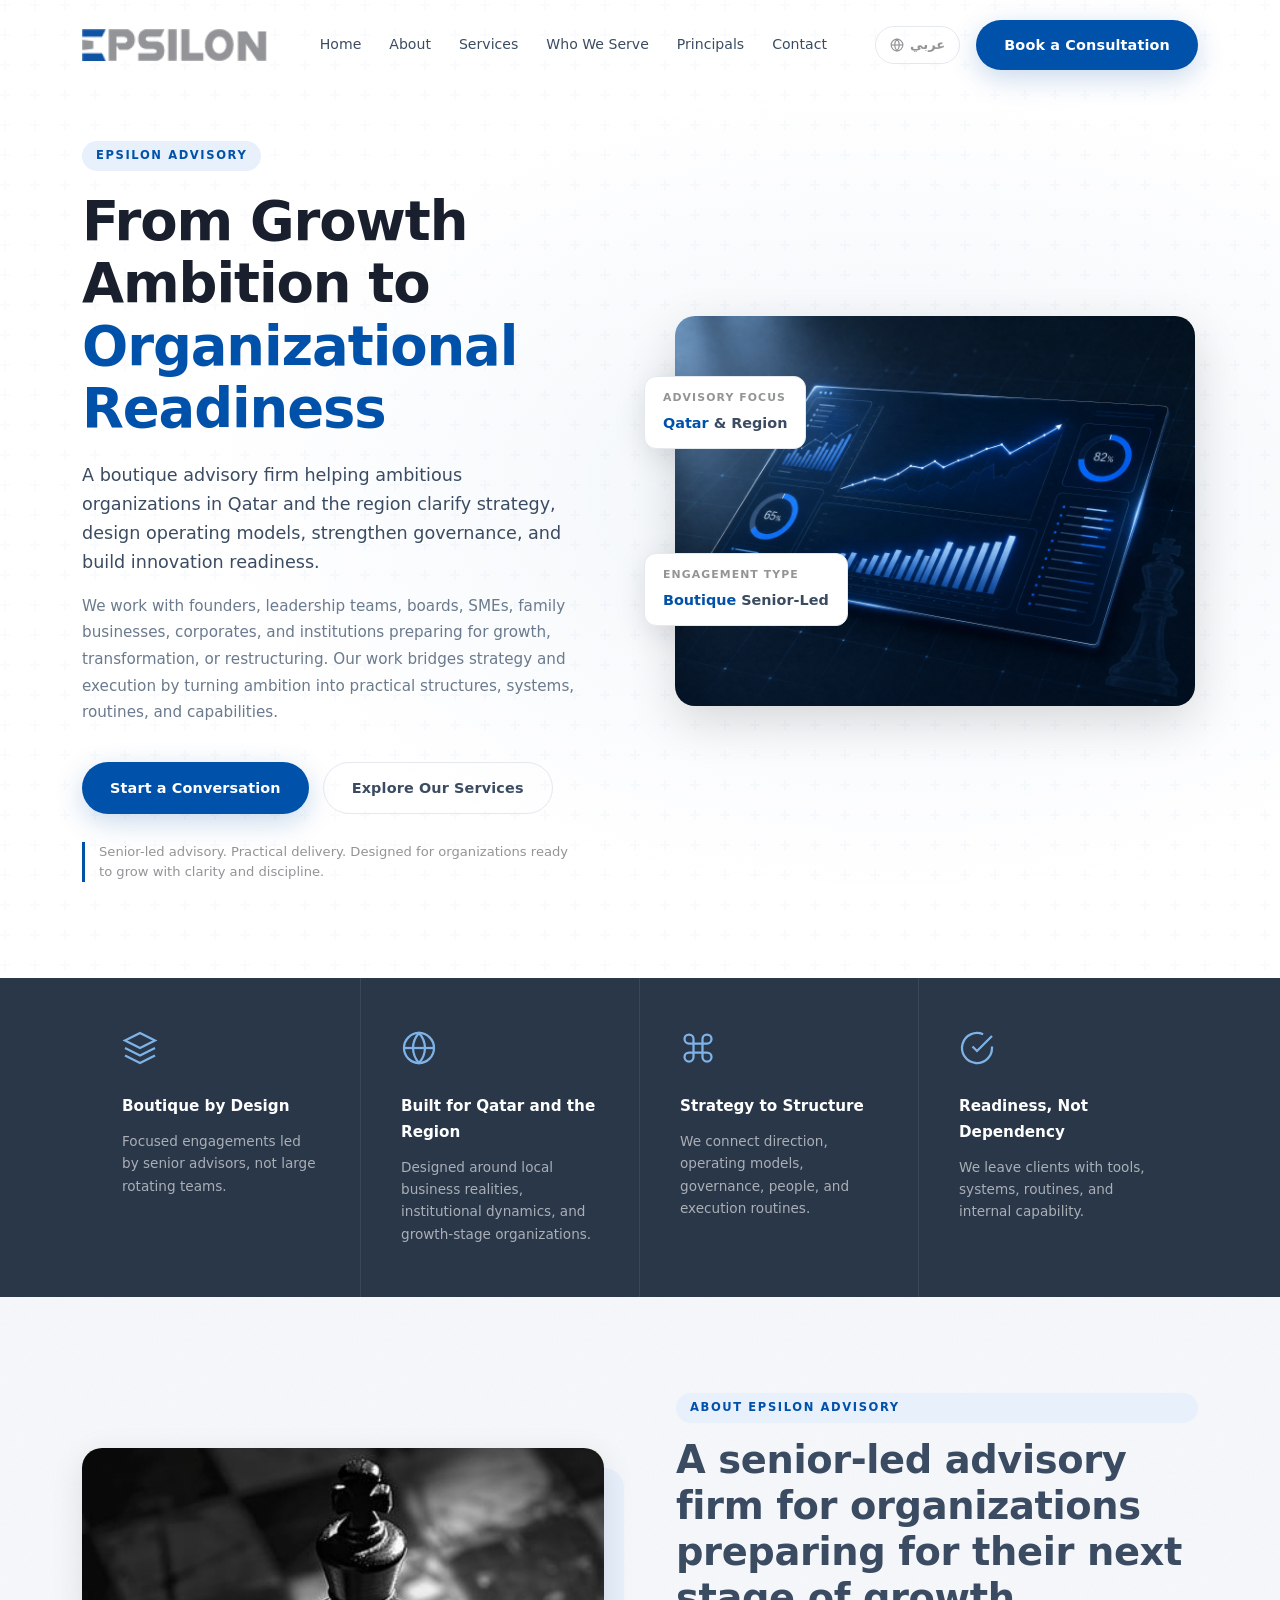
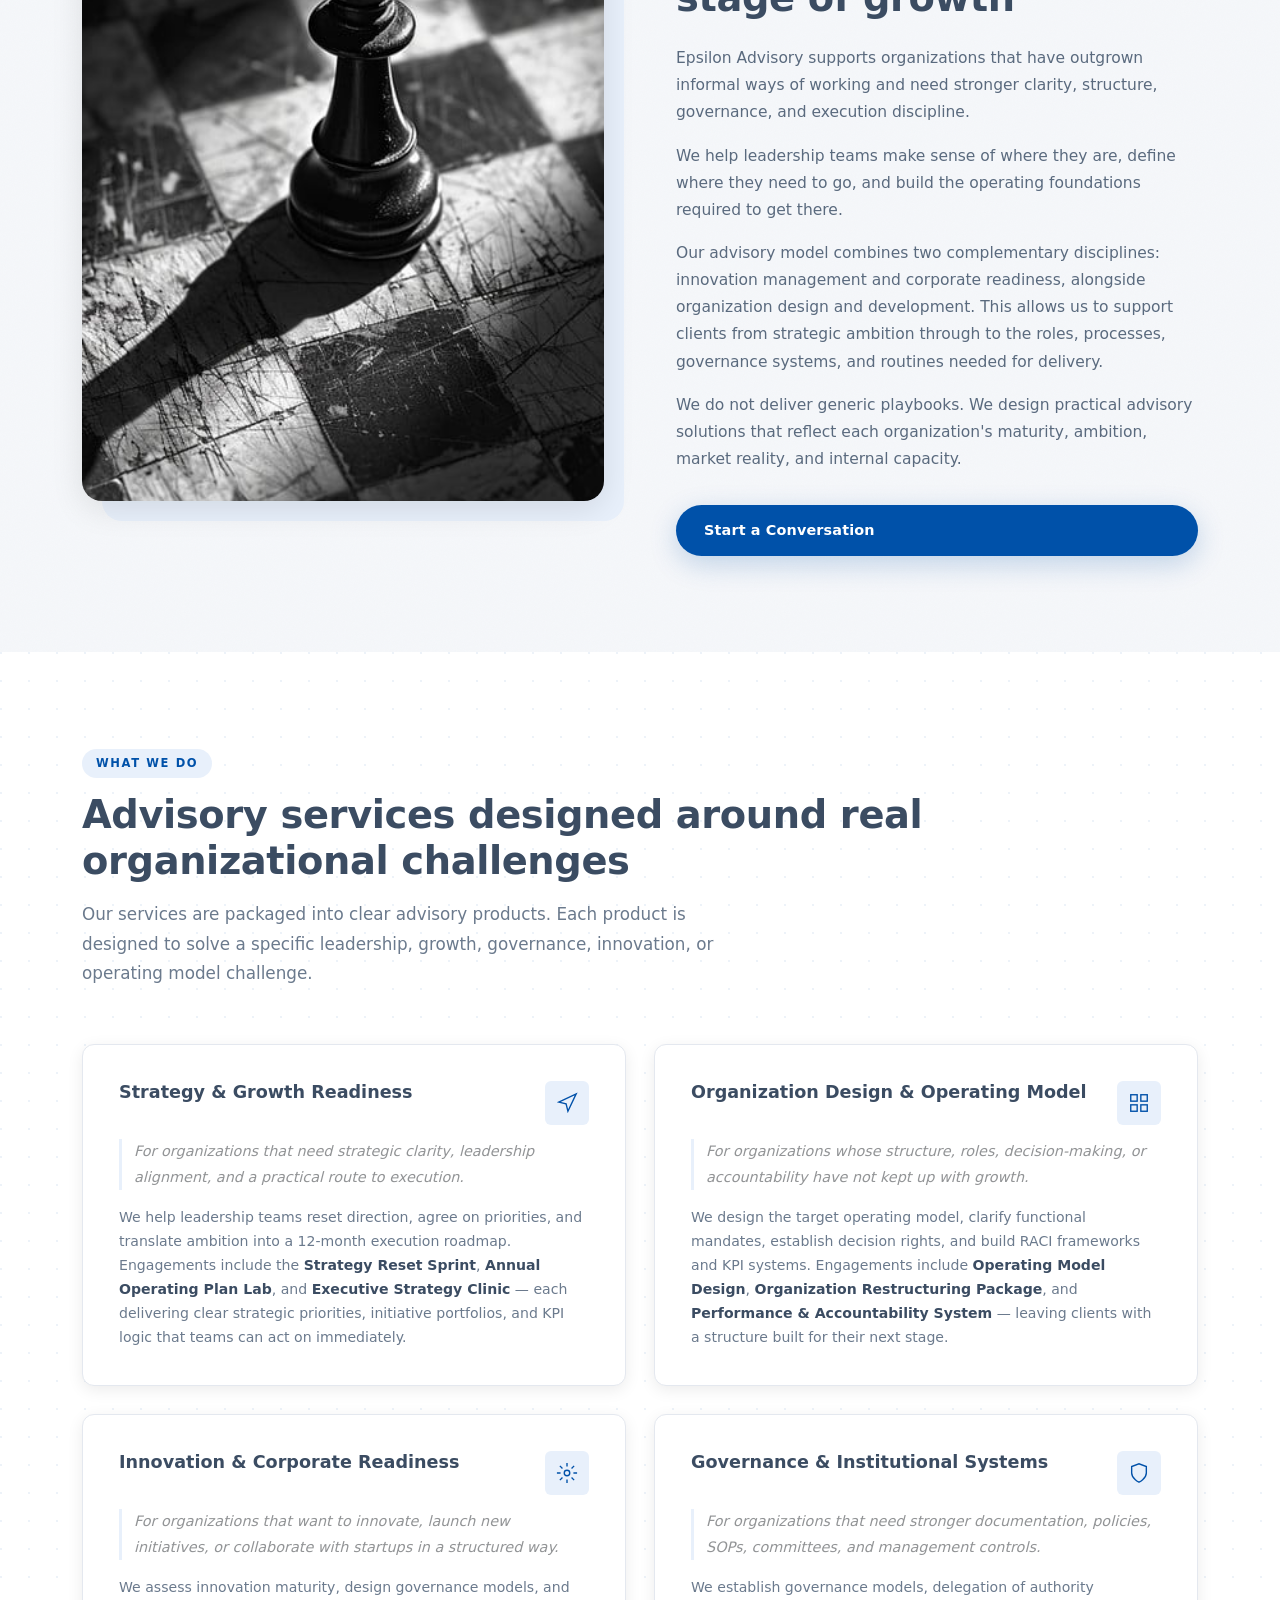
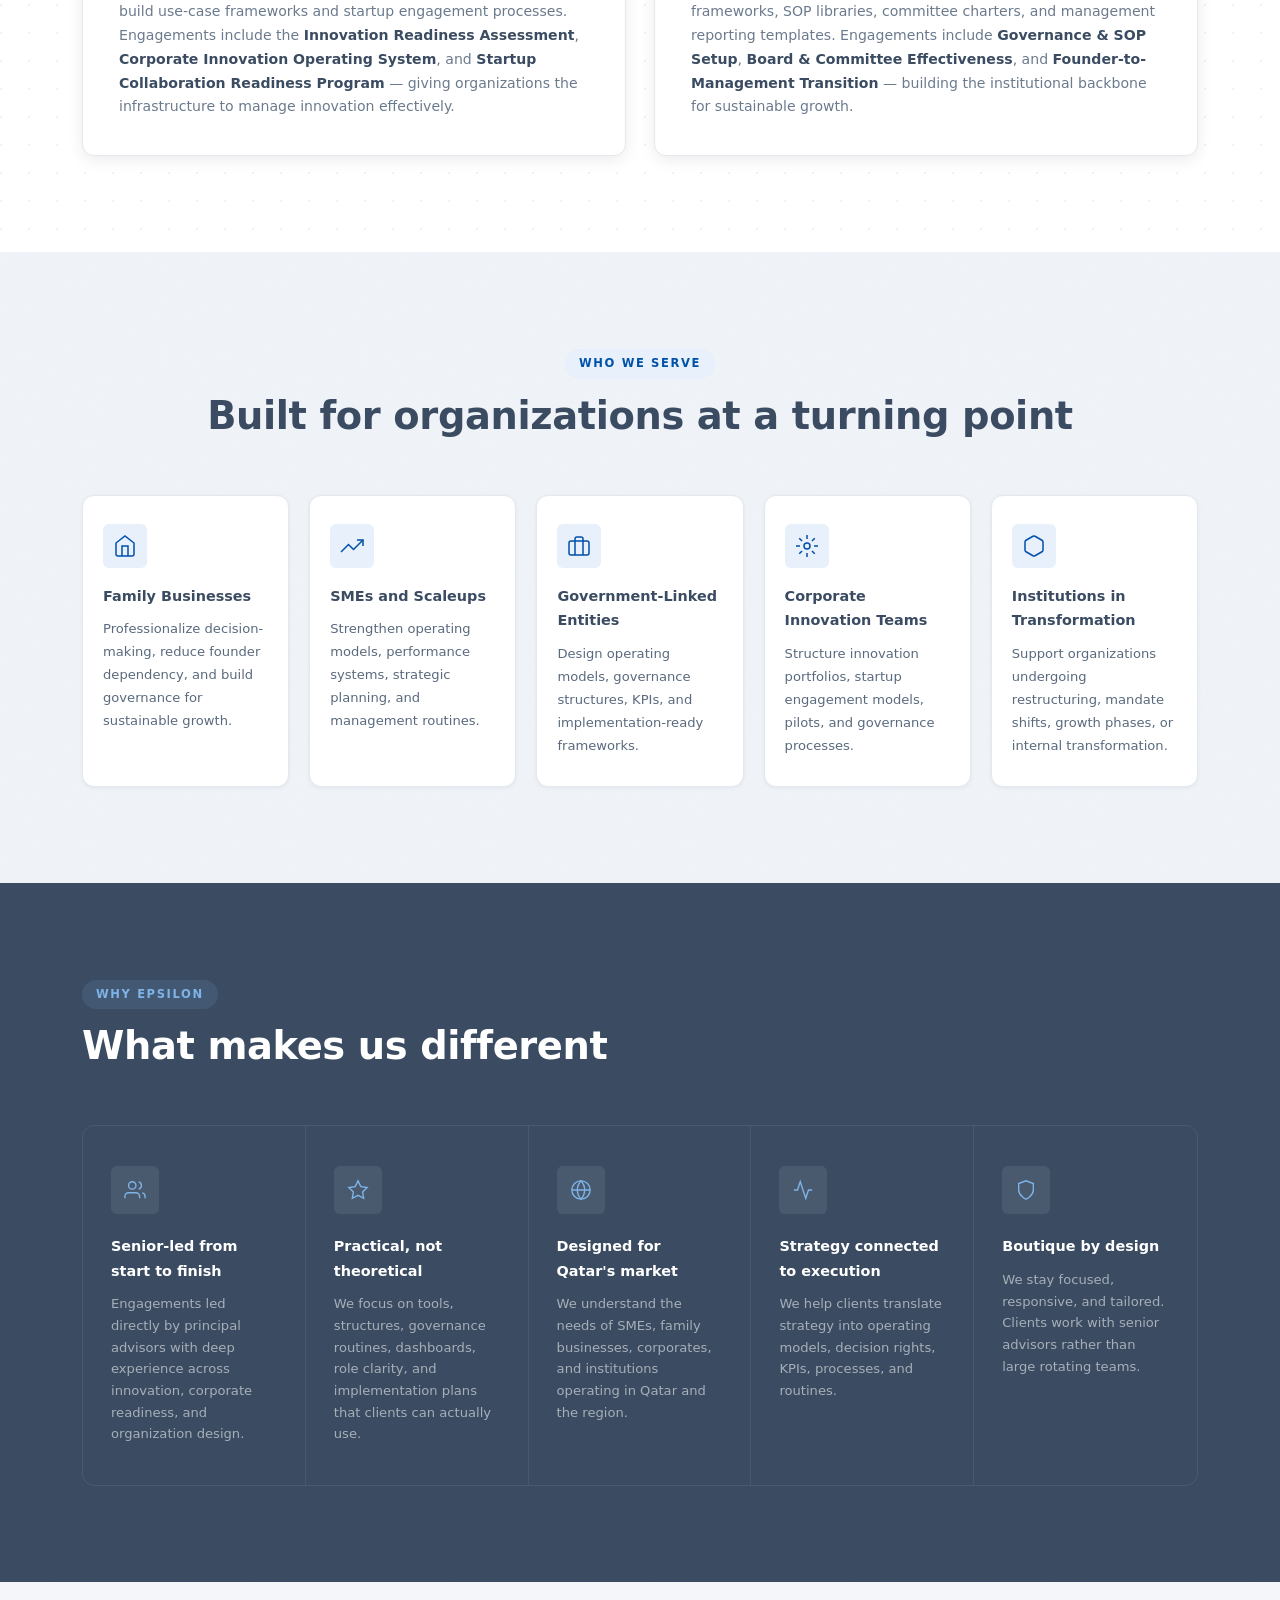
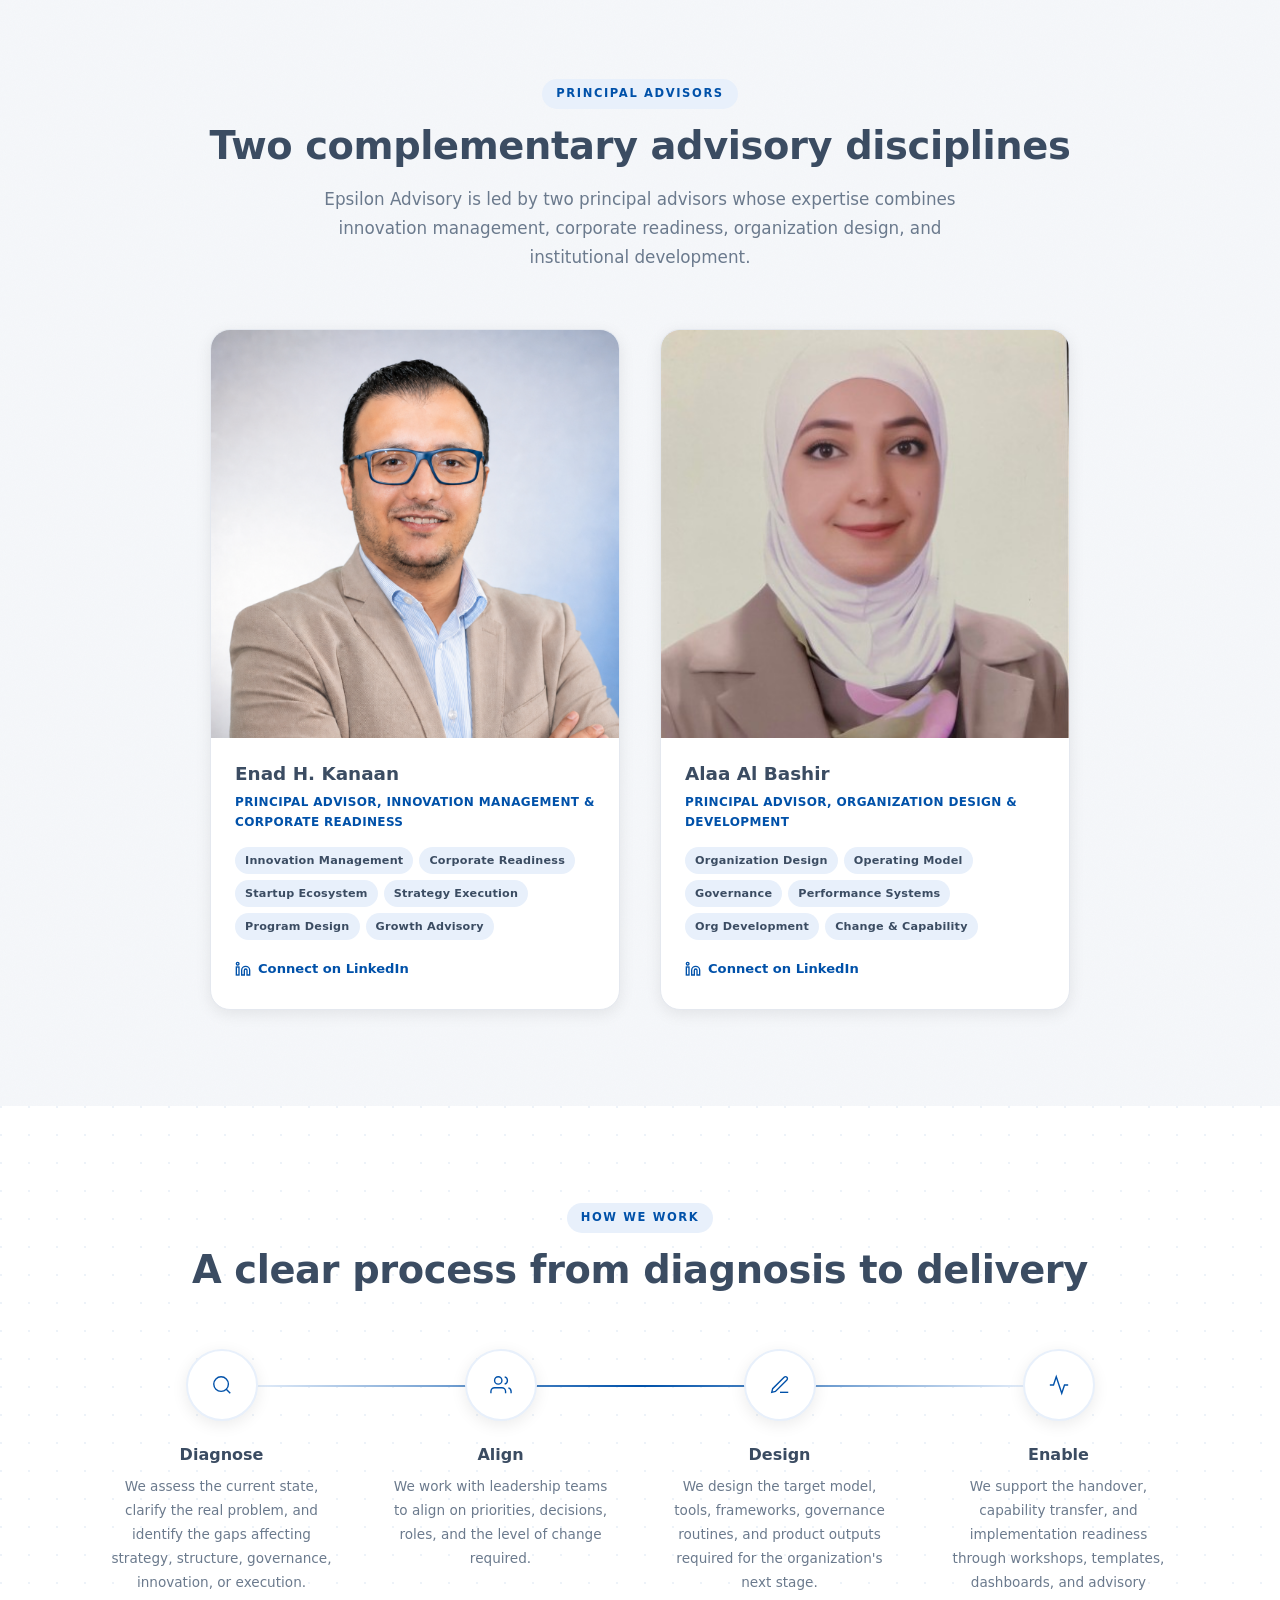
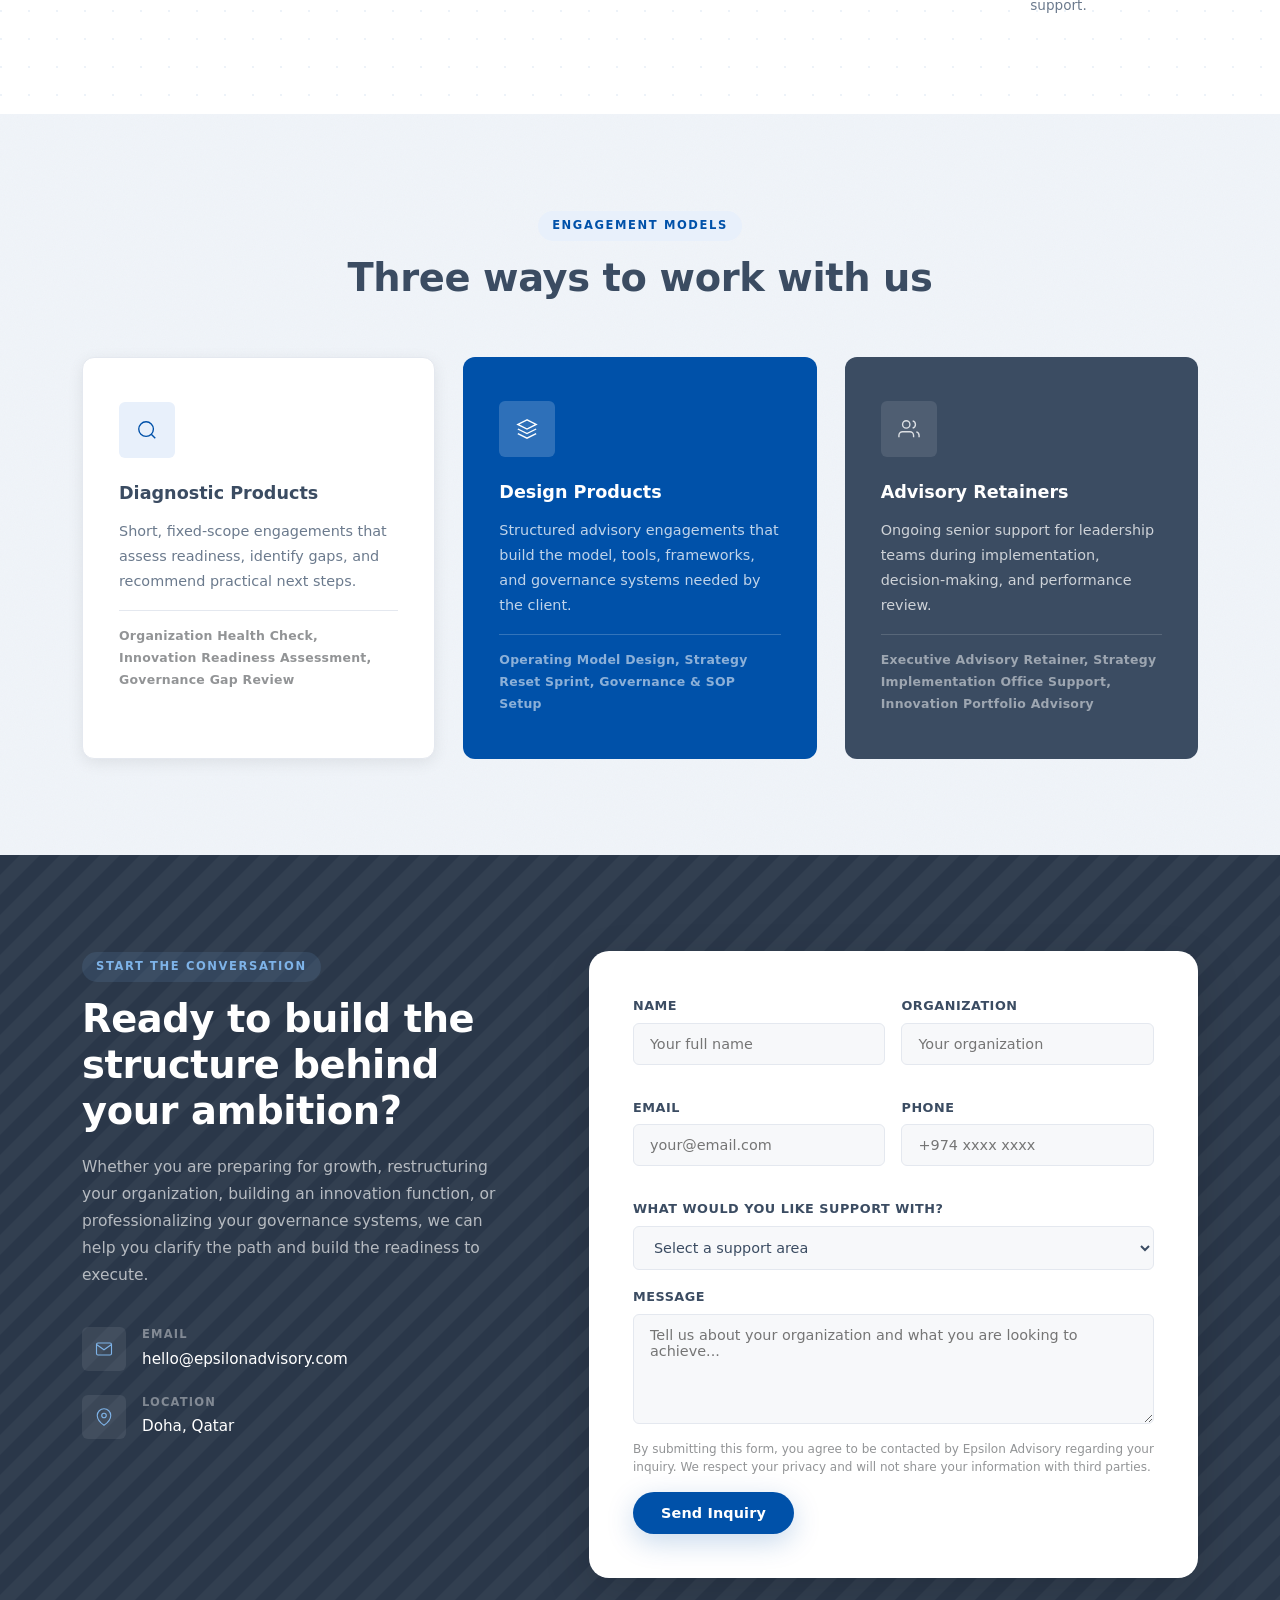
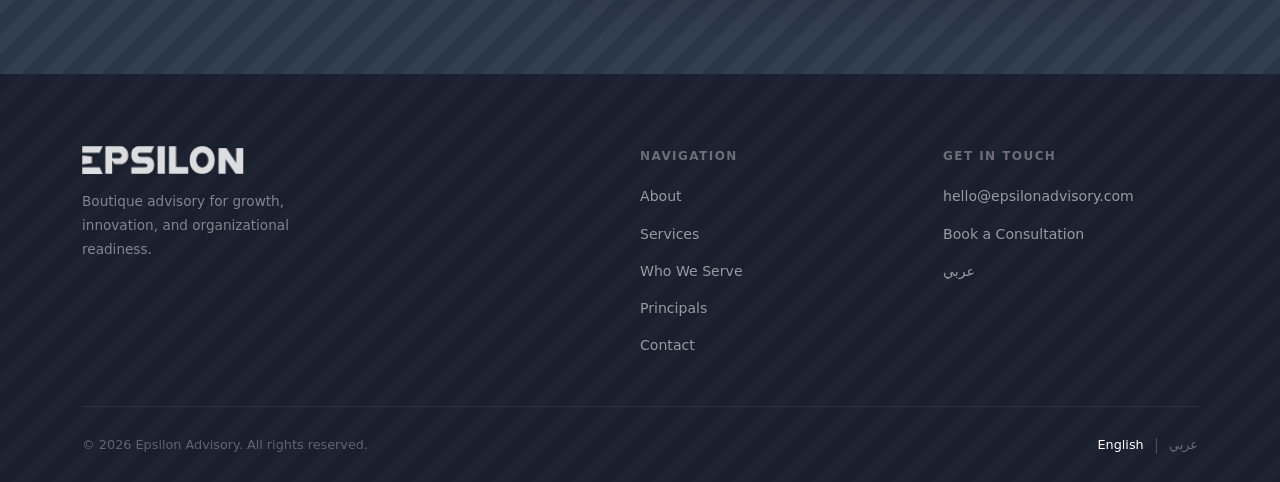
<file: index.html>
<!DOCTYPE html>
<html lang="en">
<head>
    <meta charset="UTF-8">
    <meta name="viewport" content="width=device-width, initial-scale=1.0">
    <meta name="description" content="Epsilon Advisory is a boutique advisory firm helping ambitious organizations in Qatar and the region clarify strategy, design operating models, strengthen governance, and build innovation readiness.">
    <title>Epsilon Advisory — From Growth Ambition to Organizational Readiness</title>
    <link rel="icon" type="image/png" href="Symbol.png">
    <link rel="stylesheet" href="style.css">
</head>
<body>

<!-- MOBILE NAV -->
<nav class="mobile-nav" id="mobileNav">
    <a href="#hero" onclick="closeMobileNav()">Home</a>
    <a href="#about" onclick="closeMobileNav()">About</a>
    <a href="#services" onclick="closeMobileNav()">Services</a>
    <a href="#principals" onclick="closeMobileNav()">Principals</a>
    <a href="#contact" onclick="closeMobileNav()">Contact</a>
    <a href="index-ar.html" class="lang-switch" style="margin-top:20px;">عربي</a>
</nav>

<!-- HEADER -->
<header id="header">
    <div class="container">
        <div class="header-inner">
            <a href="#hero" class="logo"><img src="Logo.png" alt="Epsilon Advisory"></a>
            <nav class="nav-links">
                <a href="#hero">Home</a>
                <a href="#about">About</a>
                <a href="#services">Services</a>
                <a href="#who-we-serve">Who We Serve</a>
                <a href="#principals">Principals</a>
                <a href="#contact">Contact</a>
            </nav>
            <div class="header-actions">
                <a href="index-ar.html" class="lang-switch">
                    <svg width="14" height="14" viewBox="0 0 24 24" fill="none" stroke="currentColor" stroke-width="2"><circle cx="12" cy="12" r="10"/><line x1="2" y1="12" x2="22" y2="12"/><path d="M12 2a15.3 15.3 0 0 1 4 10 15.3 15.3 0 0 1-4 10 15.3 15.3 0 0 1-4-10 15.3 15.3 0 0 1 4-10z"/></svg>
                    عربي
                </a>
                <a href="#contact" class="btn btn-primary">Book a Consultation</a>
            </div>
            <button class="menu-toggle" id="menuToggle" onclick="toggleMobileNav()" aria-label="Toggle menu">
                <span></span><span></span><span></span>
            </button>
        </div>
    </div>
</header>

<!-- HERO -->
<section id="hero">
    <div class="container">
        <div class="hero-inner">
            <div class="hero-content">
                <span class="eyebrow">Epsilon Advisory</span>
                <h1>From Growth Ambition to <span>Organizational Readiness</span></h1>
                <p class="hero-subheadline">A boutique advisory firm helping ambitious organizations in Qatar and the region clarify strategy, design operating models, strengthen governance, and build innovation readiness.</p>
                <p class="hero-body">We work with founders, leadership teams, boards, SMEs, family businesses, corporates, and institutions preparing for growth, transformation, or restructuring. Our work bridges strategy and execution by turning ambition into practical structures, systems, routines, and capabilities.</p>
                <div class="hero-ctas">
                    <a href="#contact" class="btn btn-primary">Start a Conversation</a>
                    <a href="#services" class="btn btn-secondary">Explore Our Services</a>
                </div>
                <p class="hero-trust">Senior-led advisory. Practical delivery. Designed for organizations ready to grow with clarity and discipline.</p>
            </div>
            <div class="hero-visual reveal reveal-delay-2">
                <div class="hero-image-frame">
                    <img src="hero-custom.jpg" alt="Corporate strategy and analytics dashboard — executive decision intelligence">
                </div>
                <div class="hero-badge hero-badge-1">
                    <div class="badge-label">Advisory Focus</div>
                    <div class="badge-value"><span>Qatar</span> &amp; Region</div>
                </div>
                <div class="hero-badge hero-badge-2">
                    <div class="badge-label">Engagement Type</div>
                    <div class="badge-value"><span>Boutique</span> Senior-Led</div>
                </div>
            </div>
        </div>
    </div>
</section>

<!-- POSITIONING STRIP -->
<section id="positioning">
    <div class="container">
        <div class="positioning-grid">
            <div class="positioning-item reveal">
                <svg class="positioning-icon" viewBox="0 0 24 24" fill="none" stroke="currentColor" stroke-width="1.5">
                    <path d="M12 2L2 7l10 5 10-5-10-5z"/><path d="M2 17l10 5 10-5"/><path d="M2 12l10 5 10-5"/>
                </svg>
                <h4>Boutique by Design</h4>
                <p>Focused engagements led by senior advisors, not large rotating teams.</p>
            </div>
            <div class="positioning-item reveal reveal-delay-1">
                <svg class="positioning-icon" viewBox="0 0 24 24" fill="none" stroke="currentColor" stroke-width="1.5">
                    <circle cx="12" cy="12" r="10"/><path d="M2 12h20"/><path d="M12 2a15.3 15.3 0 0 1 4 10 15.3 15.3 0 0 1-4 10 15.3 15.3 0 0 1-4-10 15.3 15.3 0 0 1 4-10z"/>
                </svg>
                <h4>Built for Qatar and the Region</h4>
                <p>Designed around local business realities, institutional dynamics, and growth-stage organizations.</p>
            </div>
            <div class="positioning-item reveal reveal-delay-2">
                <svg class="positioning-icon" viewBox="0 0 24 24" fill="none" stroke="currentColor" stroke-width="1.5">
                    <path d="M18 3a3 3 0 0 0-3 3v12a3 3 0 0 0 3 3 3 3 0 0 0 3-3 3 3 0 0 0-3-3H6a3 3 0 0 0-3 3 3 3 0 0 0 3 3 3 3 0 0 0 3-3V6a3 3 0 0 0-3-3 3 3 0 0 0-3 3 3 3 0 0 0 3 3h12a3 3 0 0 0 3-3 3 3 0 0 0-3-3z"/>
                </svg>
                <h4>Strategy to Structure</h4>
                <p>We connect direction, operating models, governance, people, and execution routines.</p>
            </div>
            <div class="positioning-item reveal reveal-delay-3">
                <svg class="positioning-icon" viewBox="0 0 24 24" fill="none" stroke="currentColor" stroke-width="1.5">
                    <path d="M22 11.08V12a10 10 0 1 1-5.93-9.14"/><polyline points="22 4 12 14.01 9 11.01"/>
                </svg>
                <h4>Readiness, Not Dependency</h4>
                <p>We leave clients with tools, systems, routines, and internal capability.</p>
            </div>
        </div>
    </div>
</section>

<!-- ABOUT -->
<section id="about">
    <div class="container">
        <div class="about-inner">
            <div class="about-visual reveal">
                <div class="about-image-frame">
                    <img src="hero-chess.jpg" alt="Strategic thinking — clarity through complexity">
                </div>
            </div>
            <div class="about-content reveal reveal-delay-2">
                <span class="eyebrow">About Epsilon Advisory</span>
                <h2>A senior-led advisory firm for organizations preparing for their next stage of growth</h2>
                <p>Epsilon Advisory supports organizations that have outgrown informal ways of working and need stronger clarity, structure, governance, and execution discipline.</p>
                <p>We help leadership teams make sense of where they are, define where they need to go, and build the operating foundations required to get there.</p>
                <p>Our advisory model combines two complementary disciplines: innovation management and corporate readiness, alongside organization design and development. This allows us to support clients from strategic ambition through to the roles, processes, governance systems, and routines needed for delivery.</p>
                <p>We do not deliver generic playbooks. We design practical advisory solutions that reflect each organization's maturity, ambition, market reality, and internal capacity.</p>
                <a href="#contact" class="btn btn-primary" style="margin-top: 32px;">Start a Conversation</a>
            </div>
        </div>
    </div>
</section>

<!-- SERVICES -->
<section id="services">
    <div class="container">
        <div class="section-header reveal">
            <span class="eyebrow">What We Do</span>
            <h2>Advisory services designed around real organizational challenges</h2>
            <p class="section-intro">Our services are packaged into clear advisory products. Each product is designed to solve a specific leadership, growth, governance, innovation, or operating model challenge.</p>
        </div>
        <div class="services-grid">
            <!-- Card 1 -->
            <div class="service-card reveal">
                <div class="service-card-top">
                    <h3>Strategy &amp; Growth Readiness</h3>
                    <div class="service-icon">
                        <svg width="22" height="22" viewBox="0 0 24 24" fill="none" stroke="currentColor" stroke-width="1.5">
                            <polygon points="3 11 22 2 13 21 11 13 3 11"/>
                        </svg>
                    </div>
                </div>
                <p class="service-desc">For organizations that need strategic clarity, leadership alignment, and a practical route to execution.</p>
                <div class="service-details">
                    <p>We help leadership teams reset direction, agree on priorities, and translate ambition into a 12-month execution roadmap. Engagements include the <strong>Strategy Reset Sprint</strong>, <strong>Annual Operating Plan Lab</strong>, and <strong>Executive Strategy Clinic</strong> — each delivering clear strategic priorities, initiative portfolios, and KPI logic that teams can act on immediately.</p>
                </div>
            </div>
            <!-- Card 2 -->
            <div class="service-card reveal reveal-delay-1">
                <div class="service-card-top">
                    <h3>Organization Design &amp; Operating Model</h3>
                    <div class="service-icon">
                        <svg width="22" height="22" viewBox="0 0 24 24" fill="none" stroke="currentColor" stroke-width="1.5">
                            <rect x="3" y="3" width="7" height="7"/><rect x="14" y="3" width="7" height="7"/><rect x="14" y="14" width="7" height="7"/><rect x="3" y="14" width="7" height="7"/>
                        </svg>
                    </div>
                </div>
                <p class="service-desc">For organizations whose structure, roles, decision-making, or accountability have not kept up with growth.</p>
                <div class="service-details">
                    <p>We design the target operating model, clarify functional mandates, establish decision rights, and build RACI frameworks and KPI systems. Engagements include <strong>Operating Model Design</strong>, <strong>Organization Restructuring Package</strong>, and <strong>Performance &amp; Accountability System</strong> — leaving clients with a structure built for their next stage.</p>
                </div>
            </div>
            <!-- Card 3 -->
            <div class="service-card reveal reveal-delay-2">
                <div class="service-card-top">
                    <h3>Innovation &amp; Corporate Readiness</h3>
                    <div class="service-icon">
                        <svg width="22" height="22" viewBox="0 0 24 24" fill="none" stroke="currentColor" stroke-width="1.5">
                            <circle cx="12" cy="12" r="3"/><path d="M12 1v4M12 19v4M4.22 4.22l2.83 2.83M16.95 16.95l2.83 2.83M1 12h4M19 12h4M4.22 19.78l2.83-2.83M16.95 7.05l2.83-2.83"/>
                        </svg>
                    </div>
                </div>
                <p class="service-desc">For organizations that want to innovate, launch new initiatives, or collaborate with startups in a structured way.</p>
                <div class="service-details">
                    <p>We assess innovation maturity, design governance models, and build use-case frameworks and startup engagement processes. Engagements include the <strong>Innovation Readiness Assessment</strong>, <strong>Corporate Innovation Operating System</strong>, and <strong>Startup Collaboration Readiness Program</strong> — giving organizations the infrastructure to manage innovation effectively.</p>
                </div>
            </div>
            <!-- Card 4 -->
            <div class="service-card reveal reveal-delay-3">
                <div class="service-card-top">
                    <h3>Governance &amp; Institutional Systems</h3>
                    <div class="service-icon">
                        <svg width="22" height="22" viewBox="0 0 24 24" fill="none" stroke="currentColor" stroke-width="1.5">
                            <path d="M12 22s8-4 8-10V5l-8-3-8 3v7c0 6 8 10 8 10z"/>
                        </svg>
                    </div>
                </div>
                <p class="service-desc">For organizations that need stronger documentation, policies, SOPs, committees, and management controls.</p>
                <div class="service-details">
                    <p>We establish governance models, delegation of authority frameworks, SOP libraries, committee charters, and management reporting templates. Engagements include <strong>Governance &amp; SOP Setup</strong>, <strong>Board &amp; Committee Effectiveness</strong>, and <strong>Founder-to-Management Transition</strong> — building the institutional backbone for sustainable growth.</p>
                </div>
            </div>
        </div>
    </div>
</section>

<!-- WHO WE SERVE -->
<section id="who-we-serve">
    <div class="container">
        <div class="section-header centered reveal">
            <span class="eyebrow">Who We Serve</span>
            <h2>Built for organizations at a turning point</h2>
        </div>
        <div class="segments-grid segments-grid--5">
            <div class="segment-card reveal">
                <div class="segment-icon">
                    <svg width="24" height="24" viewBox="0 0 24 24" fill="none" stroke="currentColor" stroke-width="1.5"><path d="M3 9l9-7 9 7v11a2 2 0 0 1-2 2H5a2 2 0 0 1-2-2z"/><polyline points="9 22 9 12 15 12 15 22"/></svg>
                </div>
                <h4>Family Businesses</h4>
                <p>Professionalize decision-making, reduce founder dependency, and build governance for sustainable growth.</p>
            </div>
            <div class="segment-card reveal reveal-delay-1">
                <div class="segment-icon">
                    <svg width="24" height="24" viewBox="0 0 24 24" fill="none" stroke="currentColor" stroke-width="1.5"><polyline points="23 6 13.5 15.5 8.5 10.5 1 18"/><polyline points="17 6 23 6 23 12"/></svg>
                </div>
                <h4>SMEs and Scaleups</h4>
                <p>Strengthen operating models, performance systems, strategic planning, and management routines.</p>
            </div>
            <div class="segment-card reveal reveal-delay-2">
                <div class="segment-icon">
                    <svg width="24" height="24" viewBox="0 0 24 24" fill="none" stroke="currentColor" stroke-width="1.5"><rect x="2" y="7" width="20" height="14" rx="2" ry="2"/><path d="M16 21V5a2 2 0 0 0-2-2h-4a2 2 0 0 0-2 2v16"/></svg>
                </div>
                <h4>Government-Linked Entities</h4>
                <p>Design operating models, governance structures, KPIs, and implementation-ready frameworks.</p>
            </div>
            <div class="segment-card reveal reveal-delay-3">
                <div class="segment-icon">
                    <svg width="24" height="24" viewBox="0 0 24 24" fill="none" stroke="currentColor" stroke-width="1.5"><circle cx="12" cy="12" r="3"/><path d="M12 1v4M12 19v4M4.22 4.22l2.83 2.83M16.95 16.95l2.83 2.83M1 12h4M19 12h4M4.22 19.78l2.83-2.83M16.95 7.05l2.83-2.83"/></svg>
                </div>
                <h4>Corporate Innovation Teams</h4>
                <p>Structure innovation portfolios, startup engagement models, pilots, and governance processes.</p>
            </div>
            <div class="segment-card reveal reveal-delay-4">
                <div class="segment-icon">
                    <svg width="24" height="24" viewBox="0 0 24 24" fill="none" stroke="currentColor" stroke-width="1.5"><path d="M21 16V8a2 2 0 0 0-1-1.73l-7-4a2 2 0 0 0-2 0l-7 4A2 2 0 0 0 3 8v8a2 2 0 0 0 1 1.73l7 4a2 2 0 0 0 2 0l7-4A2 2 0 0 0 21 16z"/></svg>
                </div>
                <h4>Institutions in Transformation</h4>
                <p>Support organizations undergoing restructuring, mandate shifts, growth phases, or internal transformation.</p>
            </div>
        </div>
    </div>
</section>

<!-- WHY EPSILON -->
<section id="why-epsilon">
    <div class="container">
        <div class="section-header reveal">
            <span class="eyebrow">Why Epsilon</span>
            <h2 style="color:white;">What makes us different</h2>
        </div>
        <div class="why-grid">
            <div class="why-item reveal">
                <div class="why-icon">
                    <svg width="22" height="22" viewBox="0 0 24 24" fill="none" stroke="currentColor" stroke-width="1.5">
                        <path d="M17 21v-2a4 4 0 0 0-4-4H5a4 4 0 0 0-4 4v2"/><circle cx="9" cy="7" r="4"/><path d="M23 21v-2a4 4 0 0 0-3-3.87"/><path d="M16 3.13a4 4 0 0 1 0 7.75"/>
                    </svg>
                </div>
                <h4>Senior-led from start to finish</h4>
                <p>Engagements led directly by principal advisors with deep experience across innovation, corporate readiness, and organization design.</p>
            </div>
            <div class="why-item reveal reveal-delay-1">
                <div class="why-icon">
                    <svg width="22" height="22" viewBox="0 0 24 24" fill="none" stroke="currentColor" stroke-width="1.5">
                        <polygon points="12 2 15.09 8.26 22 9.27 17 14.14 18.18 21.02 12 17.77 5.82 21.02 7 14.14 2 9.27 8.91 8.26 12 2"/>
                    </svg>
                </div>
                <h4>Practical, not theoretical</h4>
                <p>We focus on tools, structures, governance routines, dashboards, role clarity, and implementation plans that clients can actually use.</p>
            </div>
            <div class="why-item reveal reveal-delay-2">
                <div class="why-icon">
                    <svg width="22" height="22" viewBox="0 0 24 24" fill="none" stroke="currentColor" stroke-width="1.5">
                        <circle cx="12" cy="12" r="10"/><path d="M2 12h20"/><path d="M12 2a15.3 15.3 0 0 1 4 10 15.3 15.3 0 0 1-4 10 15.3 15.3 0 0 1-4-10 15.3 15.3 0 0 1 4-10z"/>
                    </svg>
                </div>
                <h4>Designed for Qatar's market</h4>
                <p>We understand the needs of SMEs, family businesses, corporates, and institutions operating in Qatar and the region.</p>
            </div>
            <div class="why-item reveal reveal-delay-3">
                <div class="why-icon">
                    <svg width="22" height="22" viewBox="0 0 24 24" fill="none" stroke="currentColor" stroke-width="1.5">
                        <polyline points="22 12 18 12 15 21 9 3 6 12 2 12"/>
                    </svg>
                </div>
                <h4>Strategy connected to execution</h4>
                <p>We help clients translate strategy into operating models, decision rights, KPIs, processes, and routines.</p>
            </div>
            <div class="why-item reveal reveal-delay-4">
                <div class="why-icon">
                    <svg width="22" height="22" viewBox="0 0 24 24" fill="none" stroke="currentColor" stroke-width="1.5">
                        <path d="M12 22s8-4 8-10V5l-8-3-8 3v7c0 6 8 10 8 10z"/>
                    </svg>
                </div>
                <h4>Boutique by design</h4>
                <p>We stay focused, responsive, and tailored. Clients work with senior advisors rather than large rotating teams.</p>
            </div>
        </div>
    </div>
</section>

<!-- PRINCIPALS -->
<section id="principals">
    <div class="container">
        <div class="section-header centered reveal">
            <span class="eyebrow">Principal Advisors</span>
            <h2>Two complementary advisory disciplines</h2>
            <p class="section-intro">Epsilon Advisory is led by two principal advisors whose expertise combines innovation management, corporate readiness, organization design, and institutional development.</p>
        </div>
        <div class="principals-grid">
            <div class="principal-card reveal">
                <div class="principal-photo">
                    <img src="Enad.png" alt="Enad H. Kanaan — Principal Advisor">
                </div>
                <div class="principal-info">
                    <h3>Enad H. Kanaan</h3>
                    <span class="principal-title">Principal Advisor, Innovation Management &amp; Corporate Readiness</span>
                    <div class="principal-focus">
                        <span class="focus-tag">Innovation Management</span>
                        <span class="focus-tag">Corporate Readiness</span>
                        <span class="focus-tag">Startup Ecosystem</span>
                        <span class="focus-tag">Strategy Execution</span>
                        <span class="focus-tag">Program Design</span>
                        <span class="focus-tag">Growth Advisory</span>
                    </div>
                    <a href="https://linkedin.com/in/enadkanaan" target="_blank" rel="noopener" class="principal-linkedin">
                        <svg width="16" height="16" viewBox="0 0 24 24" fill="none" stroke="currentColor" stroke-width="2"><path d="M16 8a6 6 0 0 1 6 6v7h-4v-7a2 2 0 0 0-2-2 2 2 0 0 0-2 2v7h-4v-7a6 6 0 0 1 6-6z"/><rect x="2" y="9" width="4" height="12"/><circle cx="4" cy="4" r="2"/></svg>
                        Connect on LinkedIn
                    </a>
                </div>
            </div>
            <div class="principal-card reveal reveal-delay-2">
                <div class="principal-photo">
                    <img src="Alaa.jpg" alt="Alaa Al Bashir — Principal Advisor">
                </div>
                <div class="principal-info">
                    <h3>Alaa Al Bashir</h3>
                    <span class="principal-title">Principal Advisor, Organization Design &amp; Development</span>
                    <div class="principal-focus">
                        <span class="focus-tag">Organization Design</span>
                        <span class="focus-tag">Operating Model</span>
                        <span class="focus-tag">Governance</span>
                        <span class="focus-tag">Performance Systems</span>
                        <span class="focus-tag">Org Development</span>
                        <span class="focus-tag">Change &amp; Capability</span>
                    </div>
                    <a href="https://linkedin.com/in/alaaalbashir" target="_blank" rel="noopener" class="principal-linkedin">
                        <svg width="16" height="16" viewBox="0 0 24 24" fill="none" stroke="currentColor" stroke-width="2"><path d="M16 8a6 6 0 0 1 6 6v7h-4v-7a2 2 0 0 0-2-2 2 2 0 0 0-2 2v7h-4v-7a6 6 0 0 1 6-6z"/><rect x="2" y="9" width="4" height="12"/><circle cx="4" cy="4" r="2"/></svg>
                        Connect on LinkedIn
                    </a>
                </div>
            </div>
        </div>
    </div>
</section>

<!-- HOW WE WORK -->
<section id="how-we-work">
    <div class="container">
        <div class="section-header centered reveal">
            <span class="eyebrow">How We Work</span>
            <h2>A clear process from diagnosis to delivery</h2>
        </div>
        <div class="process-steps">
            <div class="process-step reveal">
                <div class="step-icon">
                    <svg width="22" height="22" viewBox="0 0 24 24" fill="none" stroke="currentColor" stroke-width="1.5">
                        <circle cx="11" cy="11" r="8"/><line x1="21" y1="21" x2="16.65" y2="16.65"/>
                    </svg>
                </div>
                <div>
                    <h3>Diagnose</h3>
                    <p>We assess the current state, clarify the real problem, and identify the gaps affecting strategy, structure, governance, innovation, or execution.</p>
                </div>
            </div>
            <div class="process-step reveal reveal-delay-1">
                <div class="step-icon">
                    <svg width="22" height="22" viewBox="0 0 24 24" fill="none" stroke="currentColor" stroke-width="1.5">
                        <path d="M17 21v-2a4 4 0 0 0-4-4H5a4 4 0 0 0-4 4v2"/><circle cx="9" cy="7" r="4"/><path d="M23 21v-2a4 4 0 0 0-3-3.87"/><path d="M16 3.13a4 4 0 0 1 0 7.75"/>
                    </svg>
                </div>
                <div>
                    <h3>Align</h3>
                    <p>We work with leadership teams to align on priorities, decisions, roles, and the level of change required.</p>
                </div>
            </div>
            <div class="process-step reveal reveal-delay-2">
                <div class="step-icon">
                    <svg width="22" height="22" viewBox="0 0 24 24" fill="none" stroke="currentColor" stroke-width="1.5">
                        <path d="M12 20h9"/><path d="M16.5 3.5a2.121 2.121 0 0 1 3 3L7 19l-4 1 1-4L16.5 3.5z"/>
                    </svg>
                </div>
                <div>
                    <h3>Design</h3>
                    <p>We design the target model, tools, frameworks, governance routines, and product outputs required for the organization's next stage.</p>
                </div>
            </div>
            <div class="process-step reveal reveal-delay-3">
                <div class="step-icon">
                    <svg width="22" height="22" viewBox="0 0 24 24" fill="none" stroke="currentColor" stroke-width="1.5">
                        <polyline points="22 12 18 12 15 21 9 3 6 12 2 12"/>
                    </svg>
                </div>
                <div>
                    <h3>Enable</h3>
                    <p>We support the handover, capability transfer, and implementation readiness through workshops, templates, dashboards, and advisory support.</p>
                </div>
            </div>
        </div>
    </div>
</section>

<!-- ENGAGEMENT MODELS -->
<section id="engagement-models">
    <div class="container">
        <div class="section-header centered reveal">
            <span class="eyebrow">Engagement Models</span>
            <h2>Three ways to work with us</h2>
        </div>
        <div class="engagement-grid">
            <div class="engagement-card reveal">
                <div class="engagement-badge">
                    <svg width="22" height="22" viewBox="0 0 24 24" fill="none" stroke="currentColor" stroke-width="1.5"><circle cx="11" cy="11" r="8"/><line x1="21" y1="21" x2="16.65" y2="16.65"/></svg>
                </div>
                <h3>Diagnostic Products</h3>
                <p class="engagement-desc">Short, fixed-scope engagements that assess readiness, identify gaps, and recommend practical next steps.</p>
                <p class="engagement-examples">Organization Health Check, Innovation Readiness Assessment, Governance Gap Review</p>
            </div>
            <div class="engagement-card reveal reveal-delay-1">
                <div class="engagement-badge">
                    <svg width="22" height="22" viewBox="0 0 24 24" fill="none" stroke="currentColor" stroke-width="1.5"><polygon points="12 2 2 7 12 12 22 7 12 2"/><polyline points="2 17 12 22 22 17"/><polyline points="2 12 12 17 22 12"/></svg>
                </div>
                <h3>Design Products</h3>
                <p class="engagement-desc">Structured advisory engagements that build the model, tools, frameworks, and governance systems needed by the client.</p>
                <p class="engagement-examples">Operating Model Design, Strategy Reset Sprint, Governance &amp; SOP Setup</p>
            </div>
            <div class="engagement-card reveal reveal-delay-2">
                <div class="engagement-badge">
                    <svg width="22" height="22" viewBox="0 0 24 24" fill="none" stroke="currentColor" stroke-width="1.5"><path d="M17 21v-2a4 4 0 0 0-4-4H5a4 4 0 0 0-4 4v2"/><circle cx="9" cy="7" r="4"/><path d="M23 21v-2a4 4 0 0 0-3-3.87"/><path d="M16 3.13a4 4 0 0 1 0 7.75"/></svg>
                </div>
                <h3>Advisory Retainers</h3>
                <p class="engagement-desc">Ongoing senior support for leadership teams during implementation, decision-making, and performance review.</p>
                <p class="engagement-examples">Executive Advisory Retainer, Strategy Implementation Office Support, Innovation Portfolio Advisory</p>
            </div>
        </div>
    </div>
</section>

<!-- CONTACT -->
<section id="contact">
    <div class="container">
        <div class="contact-inner">
            <div class="contact-info reveal">
                <span class="eyebrow">Start the Conversation</span>
                <h2>Ready to build the structure behind your ambition?</h2>
                <p>Whether you are preparing for growth, restructuring your organization, building an innovation function, or professionalizing your governance systems, we can help you clarify the path and build the readiness to execute.</p>
                <div class="contact-detail">
                    <div class="contact-detail-icon">
                        <svg width="18" height="18" viewBox="0 0 24 24" fill="none" stroke="currentColor" stroke-width="1.5"><path d="M4 4h16c1.1 0 2 .9 2 2v12c0 1.1-.9 2-2 2H4c-1.1 0-2-.9-2-2V6c0-1.1.9-2 2-2z"/><polyline points="22,6 12,13 2,6"/></svg>
                    </div>
                    <div class="contact-detail-text">
                        <span class="label">Email</span>
                        <a href="mailto:hello@epsilonadvisory.com" class="value">hello@epsilonadvisory.com</a>
                    </div>
                </div>
                <div class="contact-detail">
                    <div class="contact-detail-icon">
                        <svg width="18" height="18" viewBox="0 0 24 24" fill="none" stroke="currentColor" stroke-width="1.5"><path d="M21 10c0 7-9 13-9 13s-9-6-9-13a9 9 0 0 1 18 0z"/><circle cx="12" cy="10" r="3"/></svg>
                    </div>
                    <div class="contact-detail-text">
                        <span class="label">Location</span>
                        <span class="value">Doha, Qatar</span>
                    </div>
                </div>
            </div>
            <div class="contact-form reveal reveal-delay-2">
                <form id="contactForm" onsubmit="handleFormSubmit(event)">
                    <div class="form-row">
                        <div class="form-group">
                            <label for="name">Name</label>
                            <input type="text" id="name" name="name" placeholder="Your full name" required>
                        </div>
                        <div class="form-group">
                            <label for="organization">Organization</label>
                            <input type="text" id="organization" name="organization" placeholder="Your organization">
                        </div>
                    </div>
                    <div class="form-row">
                        <div class="form-group">
                            <label for="email">Email</label>
                            <input type="email" id="email" name="email" placeholder="your@email.com" required>
                        </div>
                        <div class="form-group">
                            <label for="phone">Phone</label>
                            <input type="tel" id="phone" name="phone" placeholder="+974 xxxx xxxx">
                        </div>
                    </div>
                    <div class="form-group">
                        <label for="support">What would you like support with?</label>
                        <select id="support" name="support">
                            <option value="" disabled selected>Select a support area</option>
                            <option value="strategy">Strategy</option>
                            <option value="operating-model">Operating Model</option>
                            <option value="innovation">Innovation Readiness</option>
                            <option value="governance">Governance</option>
                            <option value="founder-transition">Founder Transition</option>
                            <option value="other">Other</option>
                        </select>
                    </div>
                    <div class="form-group">
                        <label for="message">Message</label>
                        <textarea id="message" name="message" placeholder="Tell us about your organization and what you are looking to achieve..."></textarea>
                    </div>
                    <p class="form-consent">By submitting this form, you agree to be contacted by Epsilon Advisory regarding your inquiry. We respect your privacy and will not share your information with third parties.</p>
                    <div class="form-submit">
                        <button type="submit" class="btn btn-primary">Send Inquiry</button>
                    </div>
                </form>
                <div class="form-success" id="formSuccess">
                    <div class="form-success-icon">
                        <svg width="32" height="32" viewBox="0 0 24 24" fill="none" stroke="currentColor" stroke-width="1.5"><path d="M22 11.08V12a10 10 0 1 1-5.93-9.14"/><polyline points="22 4 12 14.01 9 11.01"/></svg>
                    </div>
                    <h3>Thank you for your message.</h3>
                    <p>We will get back to you as soon as possible.</p>
                </div>
            </div>
        </div>
    </div>
</section>

<!-- FOOTER -->
<footer id="footer">
    <div class="container">
        <div class="footer-inner">
            <div class="footer-brand">
                <img src="Logo.png" alt="Epsilon Advisory">
                <p>Boutique advisory for growth, innovation, and organizational readiness.</p>
            </div>
            <div class="footer-col">
                <h5>Navigation</h5>
                <ul>
                    <li><a href="#about">About</a></li>
                    <li><a href="#services">Services</a></li>
                    <li><a href="#who-we-serve">Who We Serve</a></li>
                    <li><a href="#principals">Principals</a></li>
                    <li><a href="#contact">Contact</a></li>
                </ul>
            </div>
            <div class="footer-col">
                <h5>Get in Touch</h5>
                <ul>
                    <li><a href="mailto:hello@epsilonadvisory.com">hello@epsilonadvisory.com</a></li>
                    <li><a href="#contact">Book a Consultation</a></li>
                    <li><a href="index-ar.html">عربي</a></li>
                </ul>
            </div>
        </div>
        <div class="footer-bottom">
            <p class="footer-copyright">© 2026 Epsilon Advisory. All rights reserved.</p>
            <div class="footer-lang">
                <a href="index.html" class="active">English</a>
                <span>|</span>
                <a href="index-ar.html">عربي</a>
            </div>
        </div>
    </div>
</footer>

<script>
    // Header scroll
    const header = document.getElementById('header');
    window.addEventListener('scroll', () => {
        header.classList.toggle('scrolled', window.scrollY > 50);
    });

    // Mobile nav
    function toggleMobileNav() {
        const nav = document.getElementById('mobileNav');
        const toggle = document.getElementById('menuToggle');
        nav.classList.toggle('open');
        toggle.classList.toggle('open');
        document.body.style.overflow = nav.classList.contains('open') ? 'hidden' : '';
    }
    function closeMobileNav() {
        document.getElementById('mobileNav').classList.remove('open');
        document.getElementById('menuToggle').classList.remove('open');
        document.body.style.overflow = '';
    }

    // Scroll reveal
    const revealObserver = new IntersectionObserver((entries) => {
        entries.forEach(entry => {
            if (entry.isIntersecting) {
                entry.target.classList.add('visible');
                revealObserver.unobserve(entry.target);
            }
        });
    }, { threshold: 0.1, rootMargin: '0px 0px -40px 0px' });
    document.querySelectorAll('.reveal').forEach(el => revealObserver.observe(el));

    // Contact form
    function handleFormSubmit(e) {
        e.preventDefault();
        document.getElementById('contactForm').style.display = 'none';
        document.getElementById('formSuccess').classList.add('visible');
    }

    // Smooth scroll
    document.querySelectorAll('a[href^="#"]').forEach(anchor => {
        anchor.addEventListener('click', function(e) {
            const target = document.querySelector(this.getAttribute('href'));
            if (target) {
                e.preventDefault();
                closeMobileNav();
                target.scrollIntoView({ behavior: 'smooth', block: 'start' });
            }
        });
    });
</script>
</body>
</html>
</file>
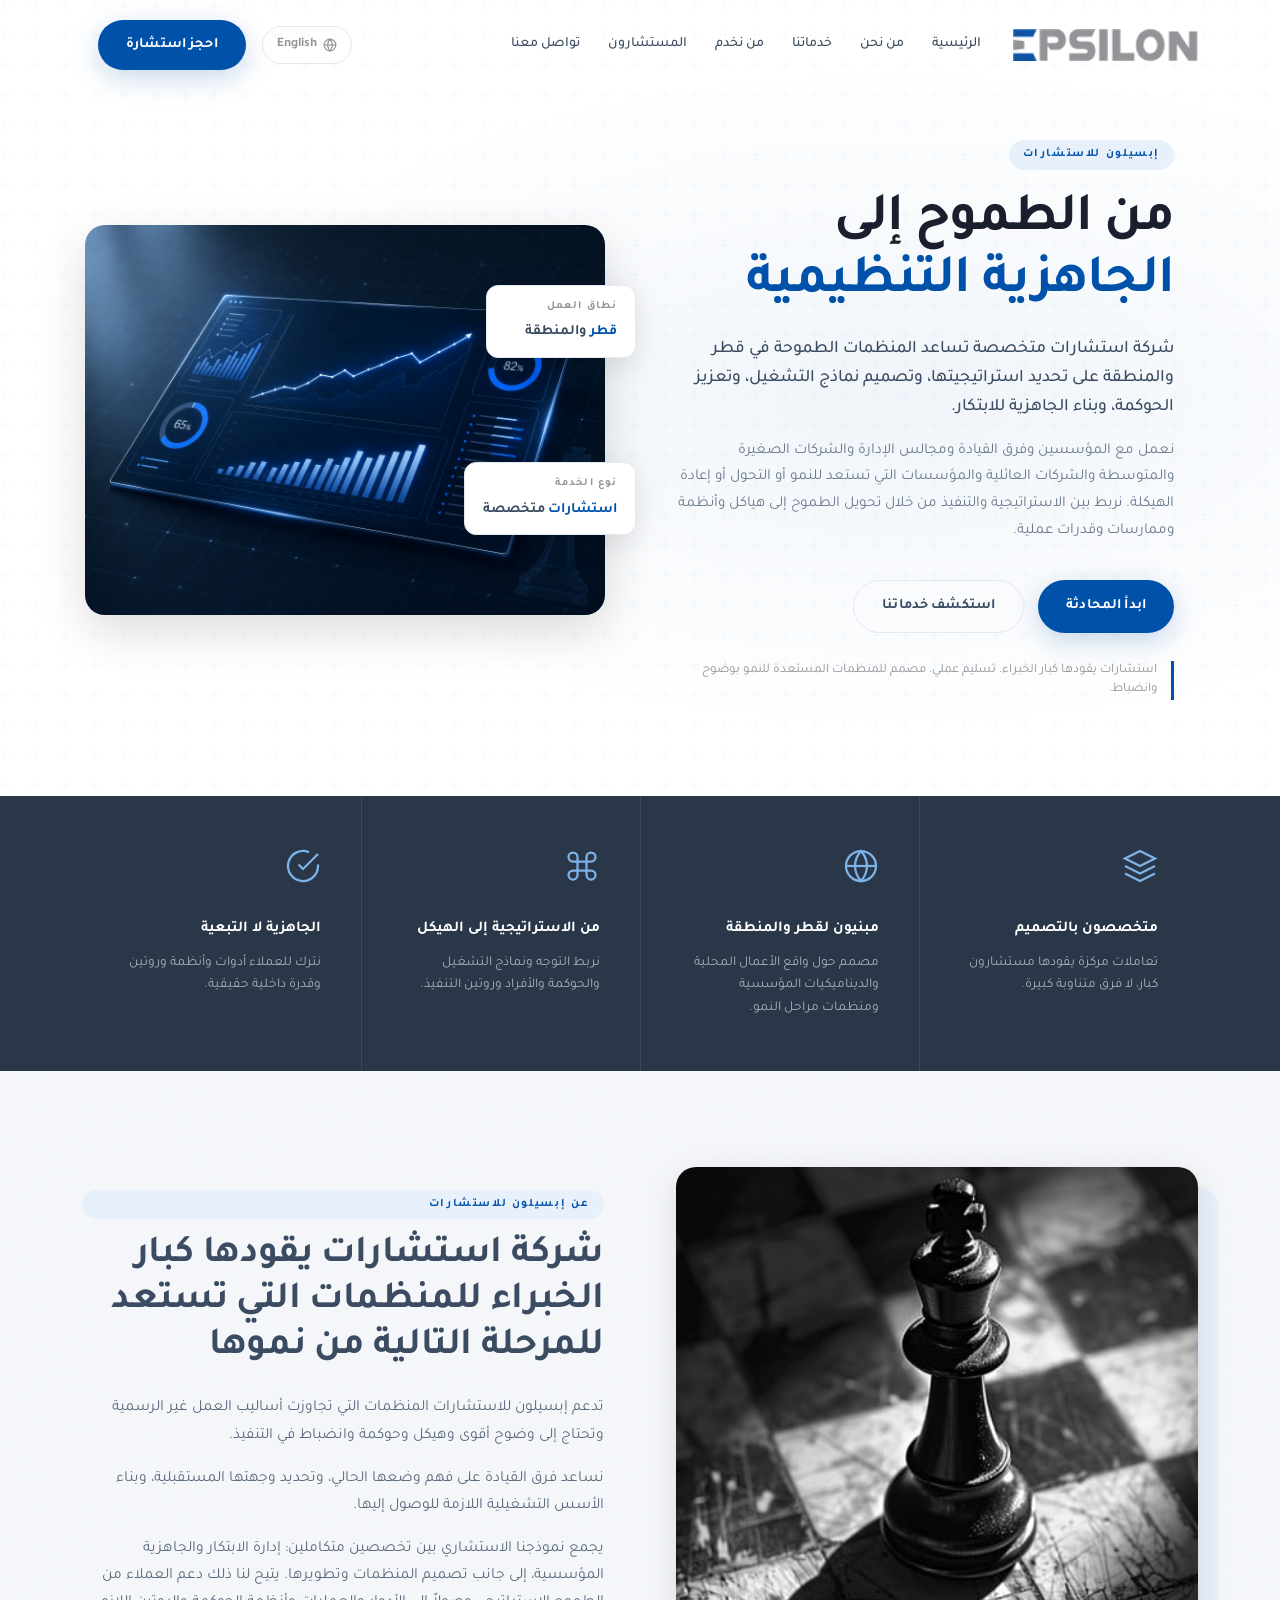
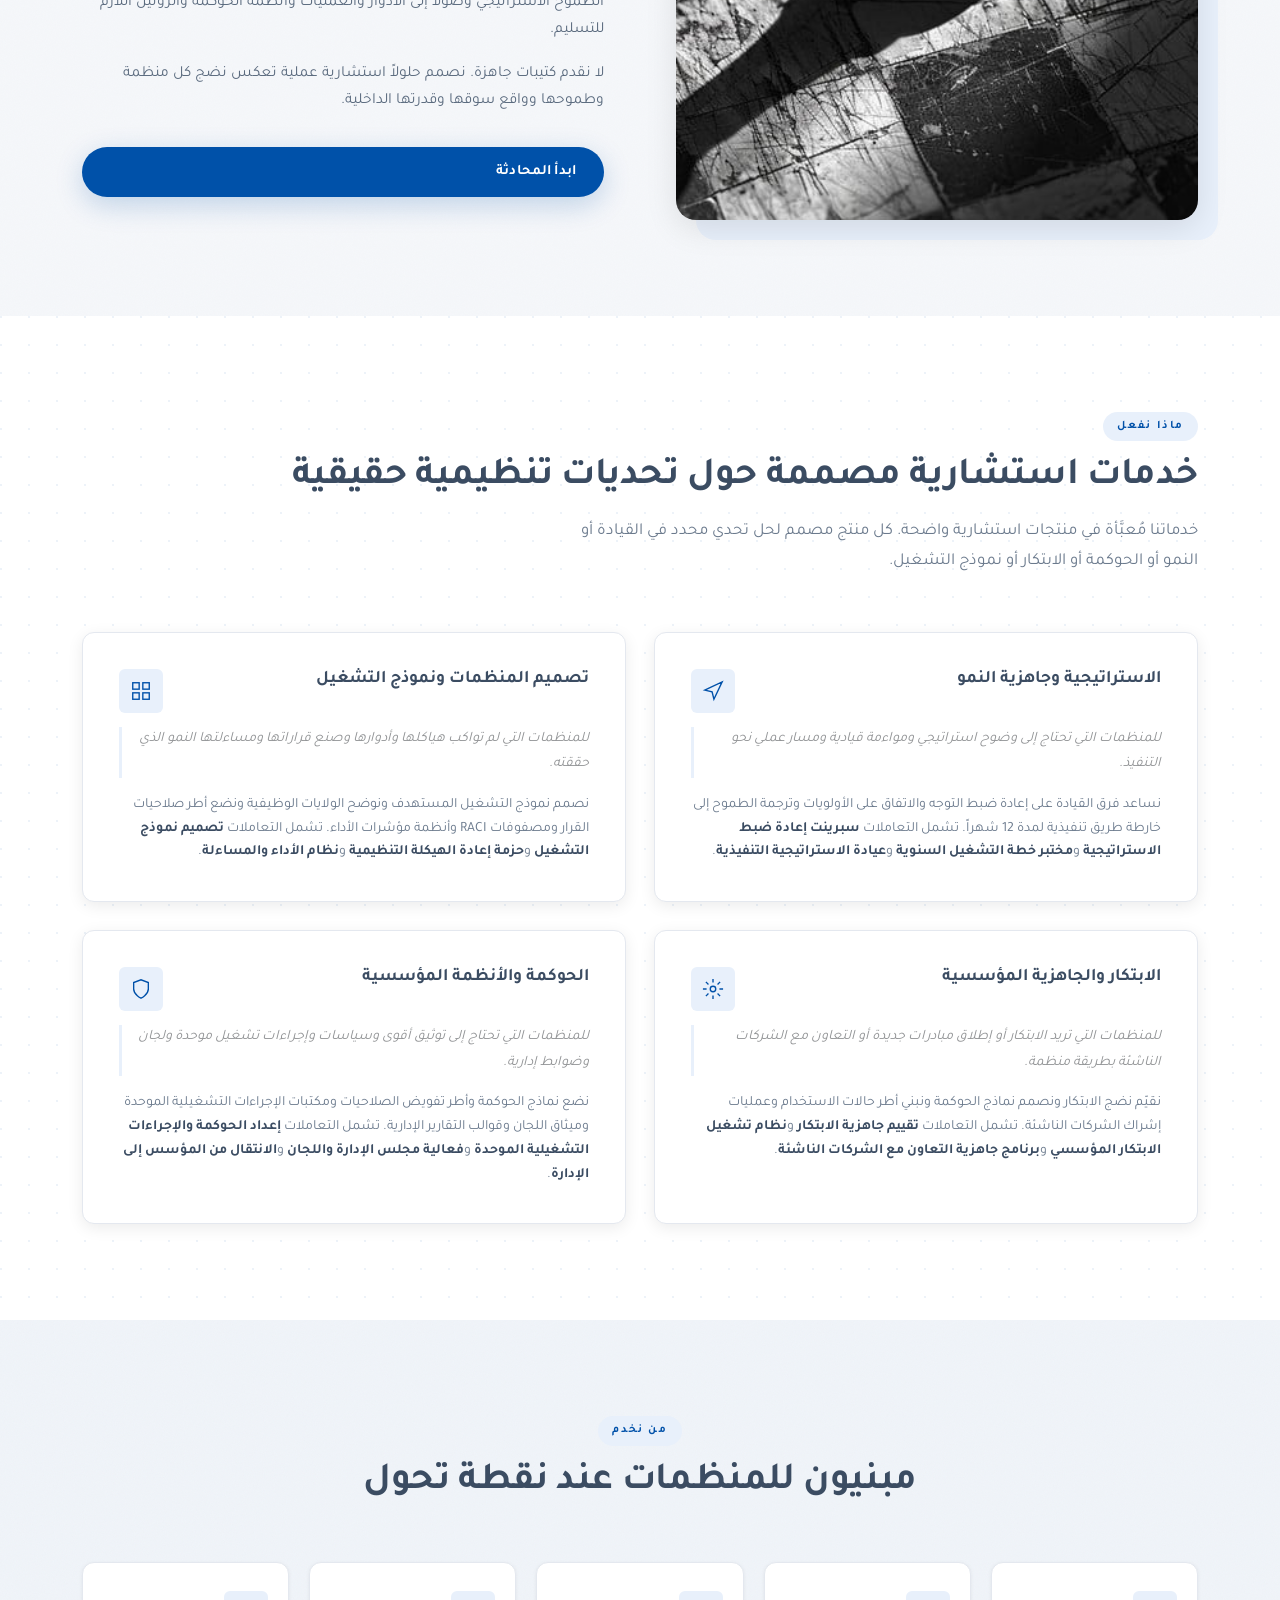
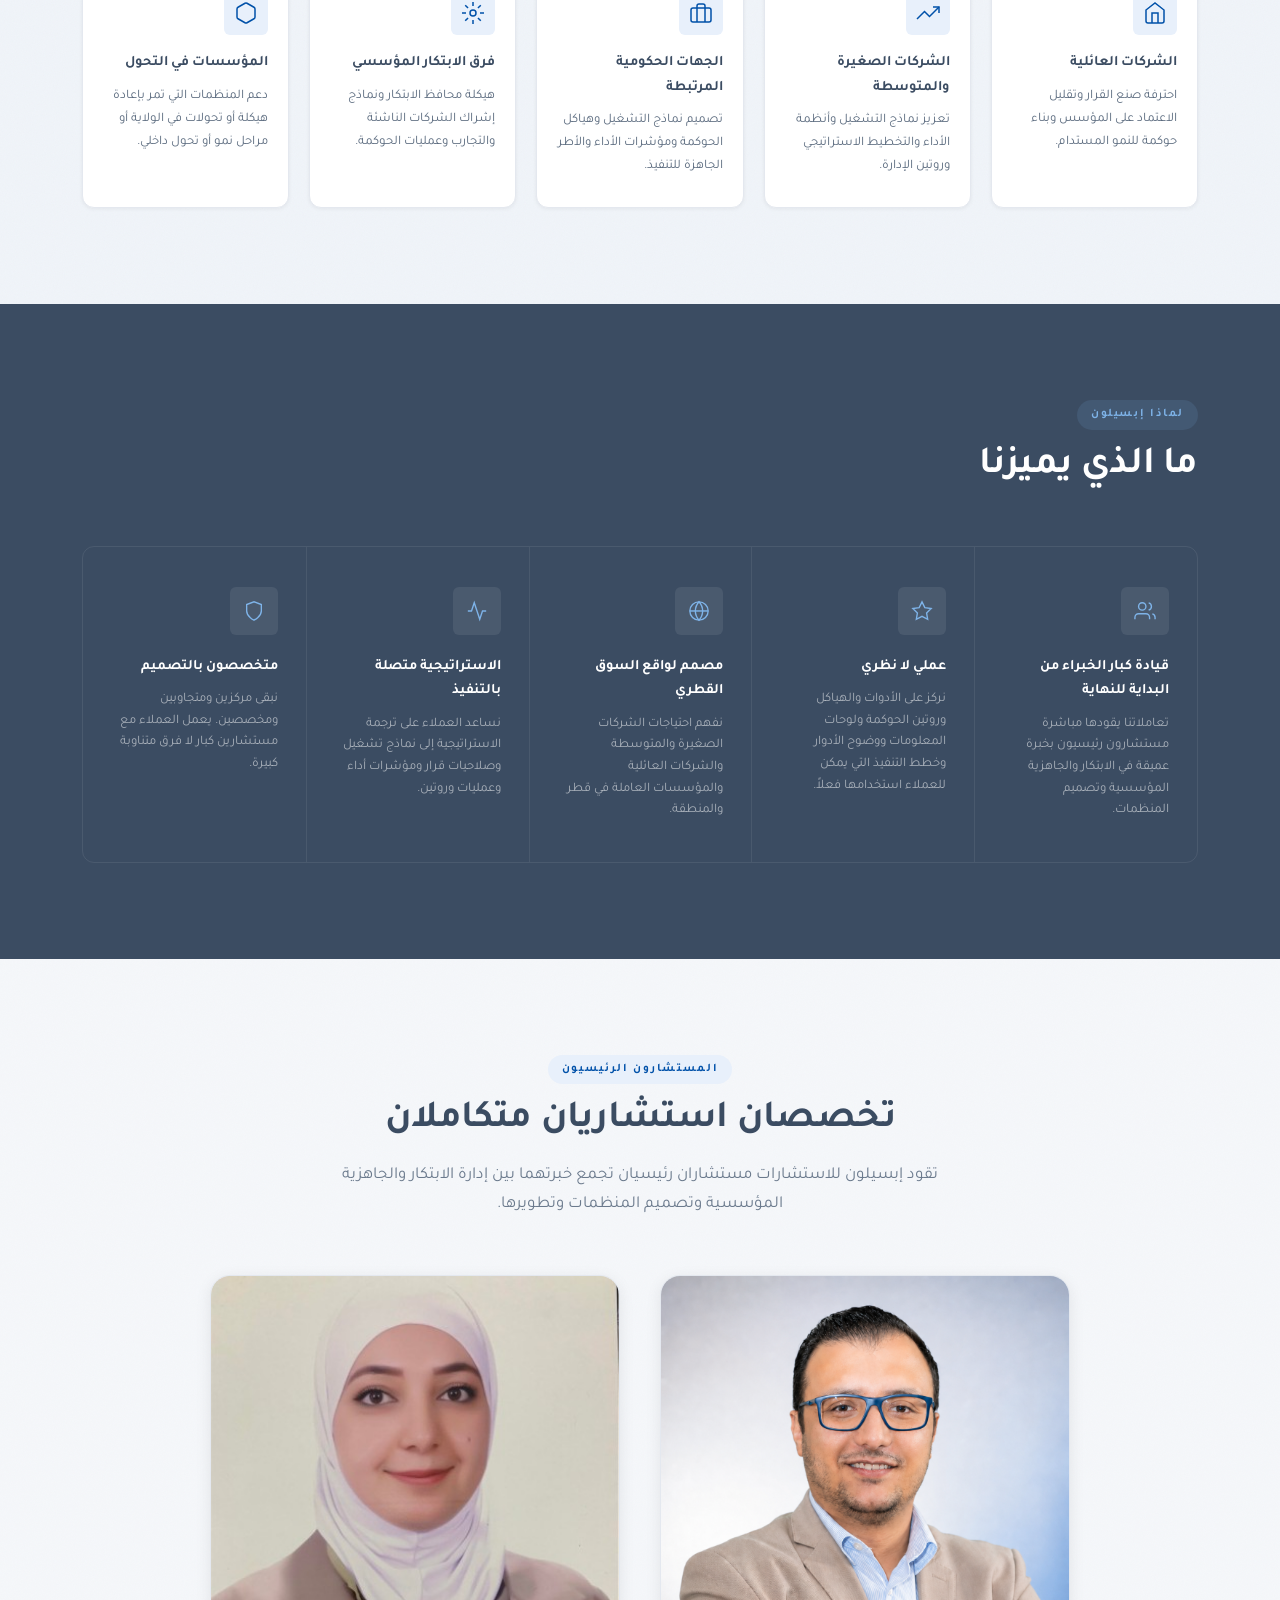
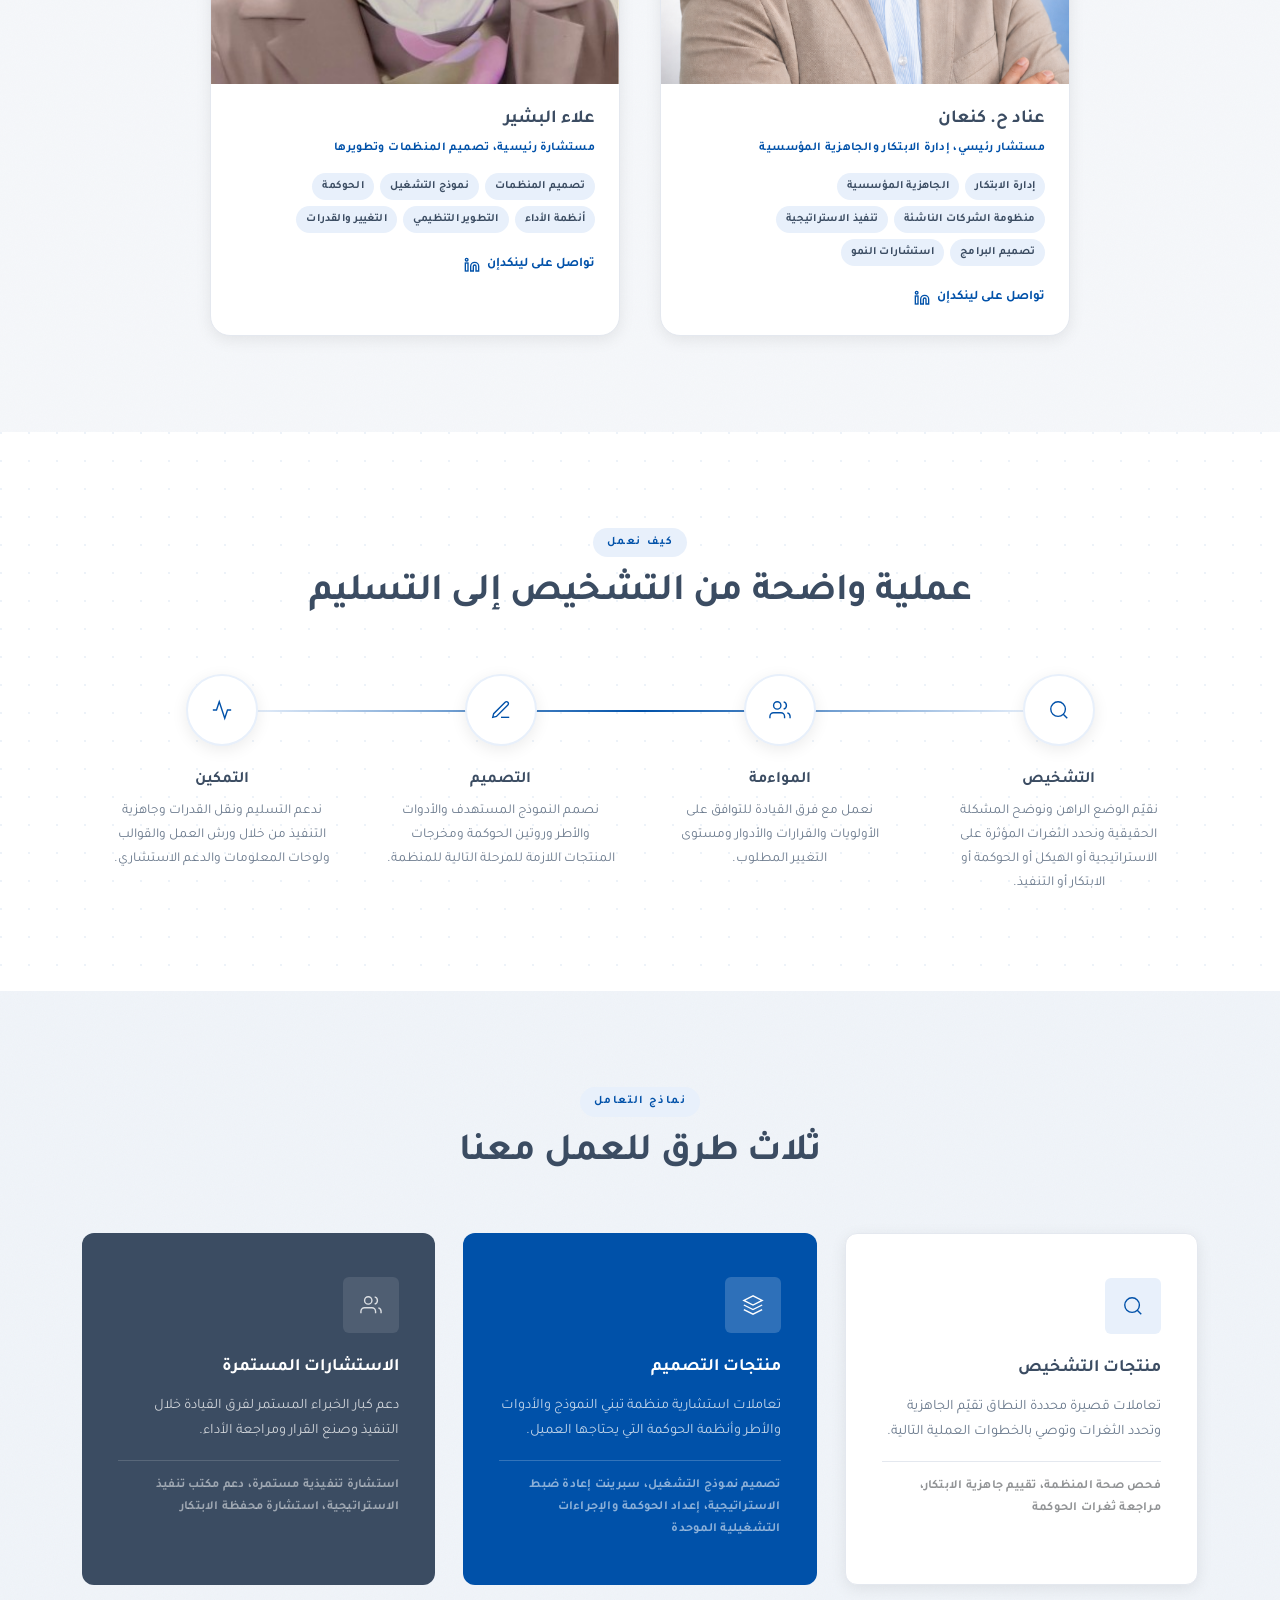
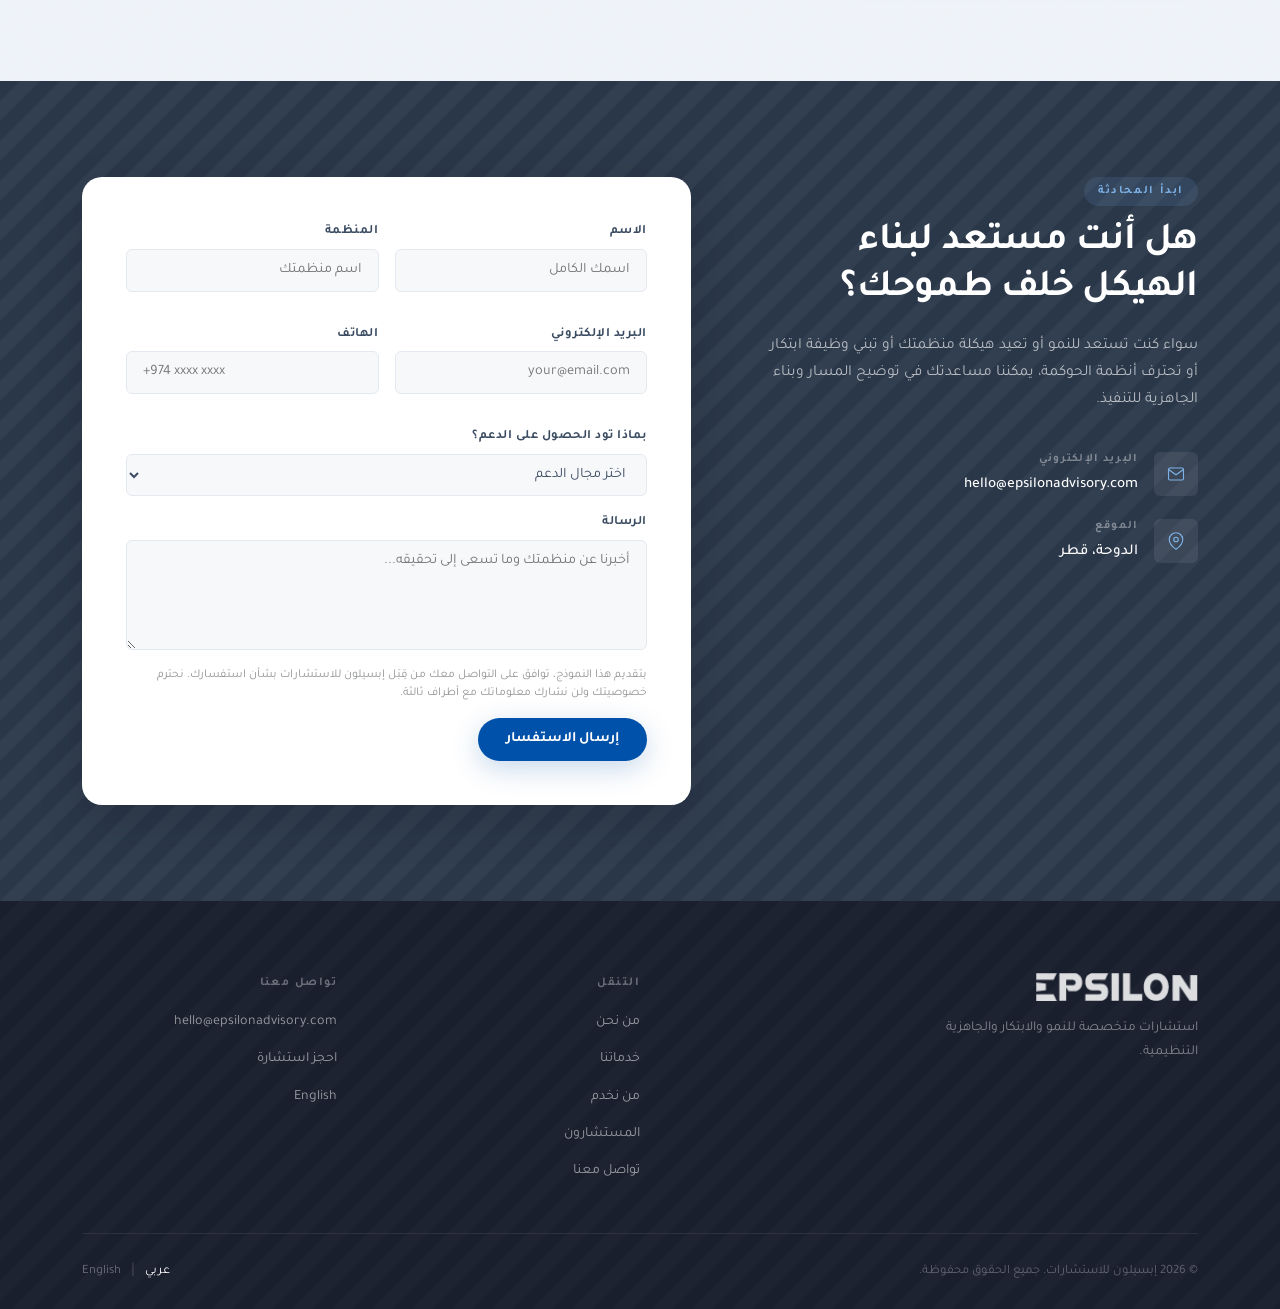
<file: index-ar.html>
<!DOCTYPE html>
<html lang="ar" dir="rtl">
<head>
    <meta charset="UTF-8">
    <meta name="viewport" content="width=device-width, initial-scale=1.0">
    <meta name="description" content="إبسيلون للاستشارات — شركة استشارية متخصصة تساعد المنظمات الطموحة في قطر والمنطقة على تحديد استراتيجيتها وتصميم نماذج التشغيل وتعزيز الحوكمة وبناء الجاهزية للابتكار.">
    <title>إبسيلون للاستشارات — من الطموح إلى الجاهزية التنظيمية</title>
    <link rel="icon" type="image/png" href="Symbol.png">
    <link rel="stylesheet" href="style.css">
    <style>
        body { font-family: 'Tajawal', system-ui, sans-serif; direction: rtl; text-align: right; }
        .hero-trust { border-left: none; border-right: 3px solid var(--blue); padding-left: 0; padding-right: 14px; }
        .hero-badge-1 { left: auto; right: -28px; }
        .hero-badge-2 { left: auto; right: -28px; }
        .about-visual::before { left: 20px; right: -20px; }
        .service-card::before { transform-origin: right; }
        .why-item { border-right: none; border-left: 1px solid rgba(255,255,255,0.07); }
        .why-item:last-child { border-left: none; }
        .why-item::before { transform-origin: right; background: linear-gradient(270deg, var(--blue), transparent); }
        .positioning-item { border-right: none; border-left: 1px solid rgba(255,255,255,0.08); }
        .positioning-item:last-child { border-left: none; }
        .principal-linkedin { flex-direction: row-reverse; }
        @media (max-width: 900px) {
            .hero-badge-1 { right: 16px; left: auto; }
            .hero-badge-2 { right: 16px; left: auto; }
        }
        @media (max-width: 640px) {
            .positioning-item { border-left: none; border-bottom: 1px solid rgba(255,255,255,0.08); }
        }
    </style>
</head>
<body class="rtl">

<!-- MOBILE NAV -->
<nav class="mobile-nav" id="mobileNav">
    <a href="#hero" onclick="closeMobileNav()">الرئيسية</a>
    <a href="#about" onclick="closeMobileNav()">من نحن</a>
    <a href="#services" onclick="closeMobileNav()">خدماتنا</a>
    <a href="#principals" onclick="closeMobileNav()">المستشارون</a>
    <a href="#contact" onclick="closeMobileNav()">تواصل معنا</a>
    <a href="index.html" class="lang-switch" style="margin-top:20px;">English</a>
</nav>

<!-- HEADER -->
<header id="header">
    <div class="container">
        <div class="header-inner">
            <a href="#hero" class="logo"><img src="Logo.png" alt="إبسيلون للاستشارات"></a>
            <nav class="nav-links">
                <a href="#hero">الرئيسية</a>
                <a href="#about">من نحن</a>
                <a href="#services">خدماتنا</a>
                <a href="#who-we-serve">من نخدم</a>
                <a href="#principals">المستشارون</a>
                <a href="#contact">تواصل معنا</a>
            </nav>
            <div class="header-actions">
                <a href="index.html" class="lang-switch">
                    <svg width="14" height="14" viewBox="0 0 24 24" fill="none" stroke="currentColor" stroke-width="2"><circle cx="12" cy="12" r="10"/><line x1="2" y1="12" x2="22" y2="12"/><path d="M12 2a15.3 15.3 0 0 1 4 10 15.3 15.3 0 0 1-4 10 15.3 15.3 0 0 1-4-10 15.3 15.3 0 0 1 4-10z"/></svg>
                    English
                </a>
                <a href="#contact" class="btn btn-primary">احجز استشارة</a>
            </div>
            <button class="menu-toggle" id="menuToggle" onclick="toggleMobileNav()" aria-label="القائمة">
                <span></span><span></span><span></span>
            </button>
        </div>
    </div>
</header>

<!-- HERO -->
<section id="hero">
    <div class="container">
        <div class="hero-inner">
            <div class="hero-content">
                <span class="eyebrow">إبسيلون للاستشارات</span>
                <h1>من الطموح إلى <span>الجاهزية التنظيمية</span></h1>
                <p class="hero-subheadline">شركة استشارات متخصصة تساعد المنظمات الطموحة في قطر والمنطقة على تحديد استراتيجيتها، وتصميم نماذج التشغيل، وتعزيز الحوكمة، وبناء الجاهزية للابتكار.</p>
                <p class="hero-body">نعمل مع المؤسسين وفرق القيادة ومجالس الإدارة والشركات الصغيرة والمتوسطة والشركات العائلية والمؤسسات التي تستعد للنمو أو التحول أو إعادة الهيكلة. نربط بين الاستراتيجية والتنفيذ من خلال تحويل الطموح إلى هياكل وأنظمة وممارسات وقدرات عملية.</p>
                <div class="hero-ctas">
                    <a href="#contact" class="btn btn-primary">ابدأ المحادثة</a>
                    <a href="#services" class="btn btn-secondary">استكشف خدماتنا</a>
                </div>
                <p class="hero-trust">استشارات يقودها كبار الخبراء. تسليم عملي. مصمم للمنظمات المستعدة للنمو بوضوح وانضباط.</p>
            </div>
            <div class="hero-visual reveal reveal-delay-2">
                <div class="hero-image-frame">
                    <img src="hero-custom.jpg" alt="لوحة تحكم استراتيجية مؤسسية — ذكاء قراري تنفيذي">
                </div>
                <div class="hero-badge hero-badge-1">
                    <div class="badge-label">نطاق العمل</div>
                    <div class="badge-value"><span>قطر</span> والمنطقة</div>
                </div>
                <div class="hero-badge hero-badge-2">
                    <div class="badge-label">نوع الخدمة</div>
                    <div class="badge-value"><span>استشارات</span> متخصصة</div>
                </div>
            </div>
        </div>
    </div>
</section>

<!-- POSITIONING STRIP -->
<section id="positioning">
    <div class="container">
        <div class="positioning-grid">
            <div class="positioning-item reveal">
                <svg class="positioning-icon" viewBox="0 0 24 24" fill="none" stroke="currentColor" stroke-width="1.5">
                    <path d="M12 2L2 7l10 5 10-5-10-5z"/><path d="M2 17l10 5 10-5"/><path d="M2 12l10 5 10-5"/>
                </svg>
                <h4>متخصصون بالتصميم</h4>
                <p>تعاملات مركزة يقودها مستشارون كبار، لا فرق متناوبة كبيرة.</p>
            </div>
            <div class="positioning-item reveal reveal-delay-1">
                <svg class="positioning-icon" viewBox="0 0 24 24" fill="none" stroke="currentColor" stroke-width="1.5">
                    <circle cx="12" cy="12" r="10"/><path d="M2 12h20"/><path d="M12 2a15.3 15.3 0 0 1 4 10 15.3 15.3 0 0 1-4 10 15.3 15.3 0 0 1-4-10 15.3 15.3 0 0 1 4-10z"/>
                </svg>
                <h4>مبنيون لقطر والمنطقة</h4>
                <p>مصمم حول واقع الأعمال المحلية والديناميكيات المؤسسية ومنظمات مراحل النمو.</p>
            </div>
            <div class="positioning-item reveal reveal-delay-2">
                <svg class="positioning-icon" viewBox="0 0 24 24" fill="none" stroke="currentColor" stroke-width="1.5">
                    <path d="M18 3a3 3 0 0 0-3 3v12a3 3 0 0 0 3 3 3 3 0 0 0 3-3 3 3 0 0 0-3-3H6a3 3 0 0 0-3 3 3 3 0 0 0 3 3 3 3 0 0 0 3-3V6a3 3 0 0 0-3-3 3 3 0 0 0-3 3 3 3 0 0 0 3 3h12a3 3 0 0 0 3-3 3 3 0 0 0-3-3z"/>
                </svg>
                <h4>من الاستراتيجية إلى الهيكل</h4>
                <p>نربط التوجه ونماذج التشغيل والحوكمة والأفراد وروتين التنفيذ.</p>
            </div>
            <div class="positioning-item reveal reveal-delay-3">
                <svg class="positioning-icon" viewBox="0 0 24 24" fill="none" stroke="currentColor" stroke-width="1.5">
                    <path d="M22 11.08V12a10 10 0 1 1-5.93-9.14"/><polyline points="22 4 12 14.01 9 11.01"/>
                </svg>
                <h4>الجاهزية لا التبعية</h4>
                <p>نترك للعملاء أدوات وأنظمة وروتين وقدرة داخلية حقيقية.</p>
            </div>
        </div>
    </div>
</section>

<!-- ABOUT -->
<section id="about">
    <div class="container">
        <div class="about-inner">
            <div class="about-visual reveal">
                <div class="about-image-frame">
                    <img src="hero-chess.jpg" alt="التفكير الاستراتيجي — الوضوح من خلال التعقيد">
                </div>
            </div>
            <div class="about-content reveal reveal-delay-2">
                <span class="eyebrow">عن إبسيلون للاستشارات</span>
                <h2>شركة استشارات يقودها كبار الخبراء للمنظمات التي تستعد للمرحلة التالية من نموها</h2>
                <p>تدعم إبسيلون للاستشارات المنظمات التي تجاوزت أساليب العمل غير الرسمية وتحتاج إلى وضوح أقوى وهيكل وحوكمة وانضباط في التنفيذ.</p>
                <p>نساعد فرق القيادة على فهم وضعها الحالي، وتحديد وجهتها المستقبلية، وبناء الأسس التشغيلية اللازمة للوصول إليها.</p>
                <p>يجمع نموذجنا الاستشاري بين تخصصين متكاملين: إدارة الابتكار والجاهزية المؤسسية، إلى جانب تصميم المنظمات وتطويرها. يتيح لنا ذلك دعم العملاء من الطموح الاستراتيجي وصولاً إلى الأدوار والعمليات وأنظمة الحوكمة والروتين اللازم للتسليم.</p>
                <p>لا نقدم كتيبات جاهزة. نصمم حلولاً استشارية عملية تعكس نضج كل منظمة وطموحها وواقع سوقها وقدرتها الداخلية.</p>
                <a href="#contact" class="btn btn-primary" style="margin-top: 32px;">ابدأ المحادثة</a>
            </div>
        </div>
    </div>
</section>

<!-- SERVICES -->
<section id="services">
    <div class="container">
        <div class="section-header reveal">
            <span class="eyebrow">ماذا نفعل</span>
            <h2>خدمات استشارية مصممة حول تحديات تنظيمية حقيقية</h2>
            <p class="section-intro">خدماتنا مُعبَّأة في منتجات استشارية واضحة. كل منتج مصمم لحل تحدي محدد في القيادة أو النمو أو الحوكمة أو الابتكار أو نموذج التشغيل.</p>
        </div>
        <div class="services-grid">
            <div class="service-card reveal">
                <div class="service-card-top">
                    <h3>الاستراتيجية وجاهزية النمو</h3>
                    <div class="service-icon">
                        <svg width="22" height="22" viewBox="0 0 24 24" fill="none" stroke="currentColor" stroke-width="1.5">
                            <polygon points="3 11 22 2 13 21 11 13 3 11"/>
                        </svg>
                    </div>
                </div>
                <p class="service-desc">للمنظمات التي تحتاج إلى وضوح استراتيجي ومواءمة قيادية ومسار عملي نحو التنفيذ.</p>
                <div class="service-details">
                    <p>نساعد فرق القيادة على إعادة ضبط التوجه والاتفاق على الأولويات وترجمة الطموح إلى خارطة طريق تنفيذية لمدة 12 شهراً. تشمل التعاملات <strong>سبرينت إعادة ضبط الاستراتيجية</strong> و<strong>مختبر خطة التشغيل السنوية</strong> و<strong>عيادة الاستراتيجية التنفيذية</strong>.</p>
                </div>
            </div>
            <div class="service-card reveal reveal-delay-1">
                <div class="service-card-top">
                    <h3>تصميم المنظمات ونموذج التشغيل</h3>
                    <div class="service-icon">
                        <svg width="22" height="22" viewBox="0 0 24 24" fill="none" stroke="currentColor" stroke-width="1.5">
                            <rect x="3" y="3" width="7" height="7"/><rect x="14" y="3" width="7" height="7"/><rect x="14" y="14" width="7" height="7"/><rect x="3" y="14" width="7" height="7"/>
                        </svg>
                    </div>
                </div>
                <p class="service-desc">للمنظمات التي لم تواكب هياكلها وأدوارها وصنع قراراتها ومساءلتها النمو الذي حققته.</p>
                <div class="service-details">
                    <p>نصمم نموذج التشغيل المستهدف ونوضح الولايات الوظيفية ونضع أطر صلاحيات القرار ومصفوفات RACI وأنظمة مؤشرات الأداء. تشمل التعاملات <strong>تصميم نموذج التشغيل</strong> و<strong>حزمة إعادة الهيكلة التنظيمية</strong> و<strong>نظام الأداء والمساءلة</strong>.</p>
                </div>
            </div>
            <div class="service-card reveal reveal-delay-2">
                <div class="service-card-top">
                    <h3>الابتكار والجاهزية المؤسسية</h3>
                    <div class="service-icon">
                        <svg width="22" height="22" viewBox="0 0 24 24" fill="none" stroke="currentColor" stroke-width="1.5">
                            <circle cx="12" cy="12" r="3"/><path d="M12 1v4M12 19v4M4.22 4.22l2.83 2.83M16.95 16.95l2.83 2.83M1 12h4M19 12h4M4.22 19.78l2.83-2.83M16.95 7.05l2.83-2.83"/>
                        </svg>
                    </div>
                </div>
                <p class="service-desc">للمنظمات التي تريد الابتكار أو إطلاق مبادرات جديدة أو التعاون مع الشركات الناشئة بطريقة منظمة.</p>
                <div class="service-details">
                    <p>نقيّم نضج الابتكار ونصمم نماذج الحوكمة ونبني أطر حالات الاستخدام وعمليات إشراك الشركات الناشئة. تشمل التعاملات <strong>تقييم جاهزية الابتكار</strong> و<strong>نظام تشغيل الابتكار المؤسسي</strong> و<strong>برنامج جاهزية التعاون مع الشركات الناشئة</strong>.</p>
                </div>
            </div>
            <div class="service-card reveal reveal-delay-3">
                <div class="service-card-top">
                    <h3>الحوكمة والأنظمة المؤسسية</h3>
                    <div class="service-icon">
                        <svg width="22" height="22" viewBox="0 0 24 24" fill="none" stroke="currentColor" stroke-width="1.5">
                            <path d="M12 22s8-4 8-10V5l-8-3-8 3v7c0 6 8 10 8 10z"/>
                        </svg>
                    </div>
                </div>
                <p class="service-desc">للمنظمات التي تحتاج إلى توثيق أقوى وسياسات وإجراءات تشغيل موحدة ولجان وضوابط إدارية.</p>
                <div class="service-details">
                    <p>نضع نماذج الحوكمة وأطر تفويض الصلاحيات ومكتبات الإجراءات التشغيلية الموحدة وميثاق اللجان وقوالب التقارير الإدارية. تشمل التعاملات <strong>إعداد الحوكمة والإجراءات التشغيلية الموحدة</strong> و<strong>فعالية مجلس الإدارة واللجان</strong> و<strong>الانتقال من المؤسس إلى الإدارة</strong>.</p>
                </div>
            </div>
        </div>
    </div>
</section>

<!-- WHO WE SERVE -->
<section id="who-we-serve">
    <div class="container">
        <div class="section-header centered reveal">
            <span class="eyebrow">من نخدم</span>
            <h2>مبنيون للمنظمات عند نقطة تحول</h2>
        </div>
        <div class="segments-grid segments-grid--5">
            <div class="segment-card reveal">
                <div class="segment-icon">
                    <svg width="24" height="24" viewBox="0 0 24 24" fill="none" stroke="currentColor" stroke-width="1.5"><path d="M3 9l9-7 9 7v11a2 2 0 0 1-2 2H5a2 2 0 0 1-2-2z"/><polyline points="9 22 9 12 15 12 15 22"/></svg>
                </div>
                <h4>الشركات العائلية</h4>
                <p>احترفة صنع القرار وتقليل الاعتماد على المؤسس وبناء حوكمة للنمو المستدام.</p>
            </div>
            <div class="segment-card reveal reveal-delay-1">
                <div class="segment-icon">
                    <svg width="24" height="24" viewBox="0 0 24 24" fill="none" stroke="currentColor" stroke-width="1.5"><polyline points="23 6 13.5 15.5 8.5 10.5 1 18"/><polyline points="17 6 23 6 23 12"/></svg>
                </div>
                <h4>الشركات الصغيرة والمتوسطة</h4>
                <p>تعزيز نماذج التشغيل وأنظمة الأداء والتخطيط الاستراتيجي وروتين الإدارة.</p>
            </div>
            <div class="segment-card reveal reveal-delay-2">
                <div class="segment-icon">
                    <svg width="24" height="24" viewBox="0 0 24 24" fill="none" stroke="currentColor" stroke-width="1.5"><rect x="2" y="7" width="20" height="14" rx="2" ry="2"/><path d="M16 21V5a2 2 0 0 0-2-2h-4a2 2 0 0 0-2 2v16"/></svg>
                </div>
                <h4>الجهات الحكومية المرتبطة</h4>
                <p>تصميم نماذج التشغيل وهياكل الحوكمة ومؤشرات الأداء والأطر الجاهزة للتنفيذ.</p>
            </div>
            <div class="segment-card reveal reveal-delay-3">
                <div class="segment-icon">
                    <svg width="24" height="24" viewBox="0 0 24 24" fill="none" stroke="currentColor" stroke-width="1.5"><circle cx="12" cy="12" r="3"/><path d="M12 1v4M12 19v4M4.22 4.22l2.83 2.83M16.95 16.95l2.83 2.83M1 12h4M19 12h4M4.22 19.78l2.83-2.83M16.95 7.05l2.83-2.83"/></svg>
                </div>
                <h4>فرق الابتكار المؤسسي</h4>
                <p>هيكلة محافظ الابتكار ونماذج إشراك الشركات الناشئة والتجارب وعمليات الحوكمة.</p>
            </div>
            <div class="segment-card reveal reveal-delay-4">
                <div class="segment-icon">
                    <svg width="24" height="24" viewBox="0 0 24 24" fill="none" stroke="currentColor" stroke-width="1.5"><path d="M21 16V8a2 2 0 0 0-1-1.73l-7-4a2 2 0 0 0-2 0l-7 4A2 2 0 0 0 3 8v8a2 2 0 0 0 1 1.73l7 4a2 2 0 0 0 2 0l7-4A2 2 0 0 0 21 16z"/></svg>
                </div>
                <h4>المؤسسات في التحول</h4>
                <p>دعم المنظمات التي تمر بإعادة هيكلة أو تحولات في الولاية أو مراحل نمو أو تحول داخلي.</p>
            </div>
        </div>
    </div>
</section>

<!-- WHY EPSILON -->
<section id="why-epsilon">
    <div class="container">
        <div class="section-header reveal">
            <span class="eyebrow">لماذا إبسيلون</span>
            <h2 style="color:white;">ما الذي يميزنا</h2>
        </div>
        <div class="why-grid">
            <div class="why-item reveal">
                <div class="why-icon">
                    <svg width="22" height="22" viewBox="0 0 24 24" fill="none" stroke="currentColor" stroke-width="1.5">
                        <path d="M17 21v-2a4 4 0 0 0-4-4H5a4 4 0 0 0-4 4v2"/><circle cx="9" cy="7" r="4"/><path d="M23 21v-2a4 4 0 0 0-3-3.87"/><path d="M16 3.13a4 4 0 0 1 0 7.75"/>
                    </svg>
                </div>
                <h4>قيادة كبار الخبراء من البداية للنهاية</h4>
                <p>تعاملاتنا يقودها مباشرة مستشارون رئيسيون بخبرة عميقة في الابتكار والجاهزية المؤسسية وتصميم المنظمات.</p>
            </div>
            <div class="why-item reveal reveal-delay-1">
                <div class="why-icon">
                    <svg width="22" height="22" viewBox="0 0 24 24" fill="none" stroke="currentColor" stroke-width="1.5">
                        <polygon points="12 2 15.09 8.26 22 9.27 17 14.14 18.18 21.02 12 17.77 5.82 21.02 7 14.14 2 9.27 8.91 8.26 12 2"/>
                    </svg>
                </div>
                <h4>عملي لا نظري</h4>
                <p>نركز على الأدوات والهياكل وروتين الحوكمة ولوحات المعلومات ووضوح الأدوار وخطط التنفيذ التي يمكن للعملاء استخدامها فعلاً.</p>
            </div>
            <div class="why-item reveal reveal-delay-2">
                <div class="why-icon">
                    <svg width="22" height="22" viewBox="0 0 24 24" fill="none" stroke="currentColor" stroke-width="1.5">
                        <circle cx="12" cy="12" r="10"/><path d="M2 12h20"/><path d="M12 2a15.3 15.3 0 0 1 4 10 15.3 15.3 0 0 1-4 10 15.3 15.3 0 0 1-4-10 15.3 15.3 0 0 1 4-10z"/>
                    </svg>
                </div>
                <h4>مصمم لواقع السوق القطري</h4>
                <p>نفهم احتياجات الشركات الصغيرة والمتوسطة والشركات العائلية والمؤسسات العاملة في قطر والمنطقة.</p>
            </div>
            <div class="why-item reveal reveal-delay-3">
                <div class="why-icon">
                    <svg width="22" height="22" viewBox="0 0 24 24" fill="none" stroke="currentColor" stroke-width="1.5">
                        <polyline points="22 12 18 12 15 21 9 3 6 12 2 12"/>
                    </svg>
                </div>
                <h4>الاستراتيجية متصلة بالتنفيذ</h4>
                <p>نساعد العملاء على ترجمة الاستراتيجية إلى نماذج تشغيل وصلاحيات قرار ومؤشرات أداء وعمليات وروتين.</p>
            </div>
            <div class="why-item reveal reveal-delay-4">
                <div class="why-icon">
                    <svg width="22" height="22" viewBox="0 0 24 24" fill="none" stroke="currentColor" stroke-width="1.5">
                        <path d="M12 22s8-4 8-10V5l-8-3-8 3v7c0 6 8 10 8 10z"/>
                    </svg>
                </div>
                <h4>متخصصون بالتصميم</h4>
                <p>نبقى مركزين ومتجاوبين ومخصصين. يعمل العملاء مع مستشارين كبار لا فرق متناوبة كبيرة.</p>
            </div>
        </div>
    </div>
</section>

<!-- PRINCIPALS -->
<section id="principals">
    <div class="container">
        <div class="section-header centered reveal">
            <span class="eyebrow">المستشارون الرئيسيون</span>
            <h2>تخصصان استشاريان متكاملان</h2>
            <p class="section-intro">تقود إبسيلون للاستشارات مستشاران رئيسيان تجمع خبرتهما بين إدارة الابتكار والجاهزية المؤسسية وتصميم المنظمات وتطويرها.</p>
        </div>
        <div class="principals-grid">
            <div class="principal-card reveal">
                <div class="principal-photo">
                    <img src="Enad.png" alt="عناد ح. كنعان — مستشار رئيسي">
                </div>
                <div class="principal-info">
                    <h3>عناد ح. كنعان</h3>
                    <span class="principal-title">مستشار رئيسي، إدارة الابتكار والجاهزية المؤسسية</span>
                    <div class="principal-focus">
                        <span class="focus-tag">إدارة الابتكار</span>
                        <span class="focus-tag">الجاهزية المؤسسية</span>
                        <span class="focus-tag">منظومة الشركات الناشئة</span>
                        <span class="focus-tag">تنفيذ الاستراتيجية</span>
                        <span class="focus-tag">تصميم البرامج</span>
                        <span class="focus-tag">استشارات النمو</span>
                    </div>
                    <a href="https://linkedin.com/in/enadkanaan" target="_blank" rel="noopener" class="principal-linkedin">
                        <svg width="16" height="16" viewBox="0 0 24 24" fill="none" stroke="currentColor" stroke-width="2"><path d="M16 8a6 6 0 0 1 6 6v7h-4v-7a2 2 0 0 0-2-2 2 2 0 0 0-2 2v7h-4v-7a6 6 0 0 1 6-6z"/><rect x="2" y="9" width="4" height="12"/><circle cx="4" cy="4" r="2"/></svg>
                        تواصل على لينكدإن
                    </a>
                </div>
            </div>
            <div class="principal-card reveal reveal-delay-2">
                <div class="principal-photo">
                    <img src="Alaa.jpg" alt="علاء البشير — مستشارة رئيسية">
                </div>
                <div class="principal-info">
                    <h3>علاء البشير</h3>
                    <span class="principal-title">مستشارة رئيسية، تصميم المنظمات وتطويرها</span>
                    <div class="principal-focus">
                        <span class="focus-tag">تصميم المنظمات</span>
                        <span class="focus-tag">نموذج التشغيل</span>
                        <span class="focus-tag">الحوكمة</span>
                        <span class="focus-tag">أنظمة الأداء</span>
                        <span class="focus-tag">التطوير التنظيمي</span>
                        <span class="focus-tag">التغيير والقدرات</span>
                    </div>
                    <a href="https://linkedin.com/in/alaaalbashir" target="_blank" rel="noopener" class="principal-linkedin">
                        <svg width="16" height="16" viewBox="0 0 24 24" fill="none" stroke="currentColor" stroke-width="2"><path d="M16 8a6 6 0 0 1 6 6v7h-4v-7a2 2 0 0 0-2-2 2 2 0 0 0-2 2v7h-4v-7a6 6 0 0 1 6-6z"/><rect x="2" y="9" width="4" height="12"/><circle cx="4" cy="4" r="2"/></svg>
                        تواصل على لينكدإن
                    </a>
                </div>
            </div>
        </div>
    </div>
</section>

<!-- HOW WE WORK -->
<section id="how-we-work">
    <div class="container">
        <div class="section-header centered reveal">
            <span class="eyebrow">كيف نعمل</span>
            <h2>عملية واضحة من التشخيص إلى التسليم</h2>
        </div>
        <div class="process-steps">
            <div class="process-step reveal">
                <div class="step-icon">
                    <svg width="22" height="22" viewBox="0 0 24 24" fill="none" stroke="currentColor" stroke-width="1.5">
                        <circle cx="11" cy="11" r="8"/><line x1="21" y1="21" x2="16.65" y2="16.65"/>
                    </svg>
                </div>
                <div>
                    <h3>التشخيص</h3>
                    <p>نقيّم الوضع الراهن ونوضح المشكلة الحقيقية ونحدد الثغرات المؤثرة على الاستراتيجية أو الهيكل أو الحوكمة أو الابتكار أو التنفيذ.</p>
                </div>
            </div>
            <div class="process-step reveal reveal-delay-1">
                <div class="step-icon">
                    <svg width="22" height="22" viewBox="0 0 24 24" fill="none" stroke="currentColor" stroke-width="1.5">
                        <path d="M17 21v-2a4 4 0 0 0-4-4H5a4 4 0 0 0-4 4v2"/><circle cx="9" cy="7" r="4"/><path d="M23 21v-2a4 4 0 0 0-3-3.87"/><path d="M16 3.13a4 4 0 0 1 0 7.75"/>
                    </svg>
                </div>
                <div>
                    <h3>المواءمة</h3>
                    <p>نعمل مع فرق القيادة للتوافق على الأولويات والقرارات والأدوار ومستوى التغيير المطلوب.</p>
                </div>
            </div>
            <div class="process-step reveal reveal-delay-2">
                <div class="step-icon">
                    <svg width="22" height="22" viewBox="0 0 24 24" fill="none" stroke="currentColor" stroke-width="1.5">
                        <path d="M12 20h9"/><path d="M16.5 3.5a2.121 2.121 0 0 1 3 3L7 19l-4 1 1-4L16.5 3.5z"/>
                    </svg>
                </div>
                <div>
                    <h3>التصميم</h3>
                    <p>نصمم النموذج المستهدف والأدوات والأطر وروتين الحوكمة ومخرجات المنتجات اللازمة للمرحلة التالية للمنظمة.</p>
                </div>
            </div>
            <div class="process-step reveal reveal-delay-3">
                <div class="step-icon">
                    <svg width="22" height="22" viewBox="0 0 24 24" fill="none" stroke="currentColor" stroke-width="1.5">
                        <polyline points="22 12 18 12 15 21 9 3 6 12 2 12"/>
                    </svg>
                </div>
                <div>
                    <h3>التمكين</h3>
                    <p>ندعم التسليم ونقل القدرات وجاهزية التنفيذ من خلال ورش العمل والقوالب ولوحات المعلومات والدعم الاستشاري.</p>
                </div>
            </div>
        </div>
    </div>
</section>

<!-- ENGAGEMENT MODELS -->
<section id="engagement-models">
    <div class="container">
        <div class="section-header centered reveal">
            <span class="eyebrow">نماذج التعامل</span>
            <h2>ثلاث طرق للعمل معنا</h2>
        </div>
        <div class="engagement-grid">
            <div class="engagement-card reveal">
                <div class="engagement-badge">
                    <svg width="22" height="22" viewBox="0 0 24 24" fill="none" stroke="currentColor" stroke-width="1.5"><circle cx="11" cy="11" r="8"/><line x1="21" y1="21" x2="16.65" y2="16.65"/></svg>
                </div>
                <h3>منتجات التشخيص</h3>
                <p class="engagement-desc">تعاملات قصيرة محددة النطاق تقيّم الجاهزية وتحدد الثغرات وتوصي بالخطوات العملية التالية.</p>
                <p class="engagement-examples">فحص صحة المنظمة، تقييم جاهزية الابتكار، مراجعة ثغرات الحوكمة</p>
            </div>
            <div class="engagement-card reveal reveal-delay-1">
                <div class="engagement-badge">
                    <svg width="22" height="22" viewBox="0 0 24 24" fill="none" stroke="currentColor" stroke-width="1.5"><polygon points="12 2 2 7 12 12 22 7 12 2"/><polyline points="2 17 12 22 22 17"/><polyline points="2 12 12 17 22 12"/></svg>
                </div>
                <h3>منتجات التصميم</h3>
                <p class="engagement-desc">تعاملات استشارية منظمة تبني النموذج والأدوات والأطر وأنظمة الحوكمة التي يحتاجها العميل.</p>
                <p class="engagement-examples">تصميم نموذج التشغيل، سبرينت إعادة ضبط الاستراتيجية، إعداد الحوكمة والإجراءات التشغيلية الموحدة</p>
            </div>
            <div class="engagement-card reveal reveal-delay-2">
                <div class="engagement-badge">
                    <svg width="22" height="22" viewBox="0 0 24 24" fill="none" stroke="currentColor" stroke-width="1.5"><path d="M17 21v-2a4 4 0 0 0-4-4H5a4 4 0 0 0-4 4v2"/><circle cx="9" cy="7" r="4"/><path d="M23 21v-2a4 4 0 0 0-3-3.87"/><path d="M16 3.13a4 4 0 0 1 0 7.75"/></svg>
                </div>
                <h3>الاستشارات المستمرة</h3>
                <p class="engagement-desc">دعم كبار الخبراء المستمر لفرق القيادة خلال التنفيذ وصنع القرار ومراجعة الأداء.</p>
                <p class="engagement-examples">استشارة تنفيذية مستمرة، دعم مكتب تنفيذ الاستراتيجية، استشارة محفظة الابتكار</p>
            </div>
        </div>
    </div>
</section>

<!-- CONTACT -->
<section id="contact">
    <div class="container">
        <div class="contact-inner">
            <div class="contact-info reveal">
                <span class="eyebrow">ابدأ المحادثة</span>
                <h2>هل أنت مستعد لبناء الهيكل خلف طموحك؟</h2>
                <p>سواء كنت تستعد للنمو أو تعيد هيكلة منظمتك أو تبني وظيفة ابتكار أو تحترف أنظمة الحوكمة، يمكننا مساعدتك في توضيح المسار وبناء الجاهزية للتنفيذ.</p>
                <div class="contact-detail">
                    <div class="contact-detail-icon">
                        <svg width="18" height="18" viewBox="0 0 24 24" fill="none" stroke="currentColor" stroke-width="1.5"><path d="M4 4h16c1.1 0 2 .9 2 2v12c0 1.1-.9 2-2 2H4c-1.1 0-2-.9-2-2V6c0-1.1.9-2 2-2z"/><polyline points="22,6 12,13 2,6"/></svg>
                    </div>
                    <div class="contact-detail-text">
                        <span class="label">البريد الإلكتروني</span>
                        <a href="mailto:hello@epsilonadvisory.com" class="value">hello@epsilonadvisory.com</a>
                    </div>
                </div>
                <div class="contact-detail">
                    <div class="contact-detail-icon">
                        <svg width="18" height="18" viewBox="0 0 24 24" fill="none" stroke="currentColor" stroke-width="1.5"><path d="M21 10c0 7-9 13-9 13s-9-6-9-13a9 9 0 0 1 18 0z"/><circle cx="12" cy="10" r="3"/></svg>
                    </div>
                    <div class="contact-detail-text">
                        <span class="label">الموقع</span>
                        <span class="value">الدوحة، قطر</span>
                    </div>
                </div>
            </div>
            <div class="contact-form reveal reveal-delay-2">
                <form id="contactForm" onsubmit="handleFormSubmit(event)">
                    <div class="form-row">
                        <div class="form-group">
                            <label for="name">الاسم</label>
                            <input type="text" id="name" name="name" placeholder="اسمك الكامل" required>
                        </div>
                        <div class="form-group">
                            <label for="organization">المنظمة</label>
                            <input type="text" id="organization" name="organization" placeholder="اسم منظمتك">
                        </div>
                    </div>
                    <div class="form-row">
                        <div class="form-group">
                            <label for="email">البريد الإلكتروني</label>
                            <input type="email" id="email" name="email" placeholder="your@email.com" required>
                        </div>
                        <div class="form-group">
                            <label for="phone">الهاتف</label>
                            <input type="tel" id="phone" name="phone" placeholder="+974 xxxx xxxx">
                        </div>
                    </div>
                    <div class="form-group">
                        <label for="support">بماذا تود الحصول على الدعم؟</label>
                        <select id="support" name="support">
                            <option value="" disabled selected>اختر مجال الدعم</option>
                            <option value="strategy">الاستراتيجية</option>
                            <option value="operating-model">نموذج التشغيل</option>
                            <option value="innovation">جاهزية الابتكار</option>
                            <option value="governance">الحوكمة</option>
                            <option value="founder-transition">الانتقال من المؤسس</option>
                            <option value="other">أخرى</option>
                        </select>
                    </div>
                    <div class="form-group">
                        <label for="message">الرسالة</label>
                        <textarea id="message" name="message" placeholder="أخبرنا عن منظمتك وما تسعى إلى تحقيقه..."></textarea>
                    </div>
                    <p class="form-consent">بتقديم هذا النموذج، توافق على التواصل معك من قِبَل إبسيلون للاستشارات بشأن استفسارك. نحترم خصوصيتك ولن نشارك معلوماتك مع أطراف ثالثة.</p>
                    <div class="form-submit">
                        <button type="submit" class="btn btn-primary">إرسال الاستفسار</button>
                    </div>
                </form>
                <div class="form-success" id="formSuccess">
                    <div class="form-success-icon">
                        <svg width="32" height="32" viewBox="0 0 24 24" fill="none" stroke="currentColor" stroke-width="1.5"><path d="M22 11.08V12a10 10 0 1 1-5.93-9.14"/><polyline points="22 4 12 14.01 9 11.01"/></svg>
                    </div>
                    <h3>شكراً على رسالتك.</h3>
                    <p>سنتواصل معك في أقرب وقت ممكن.</p>
                </div>
            </div>
        </div>
    </div>
</section>

<!-- FOOTER -->
<footer id="footer">
    <div class="container">
        <div class="footer-inner">
            <div class="footer-brand">
                <img src="Logo.png" alt="إبسيلون للاستشارات">
                <p>استشارات متخصصة للنمو والابتكار والجاهزية التنظيمية.</p>
            </div>
            <div class="footer-col">
                <h5>التنقل</h5>
                <ul>
                    <li><a href="#about">من نحن</a></li>
                    <li><a href="#services">خدماتنا</a></li>
                    <li><a href="#who-we-serve">من نخدم</a></li>
                    <li><a href="#principals">المستشارون</a></li>
                    <li><a href="#contact">تواصل معنا</a></li>
                </ul>
            </div>
            <div class="footer-col">
                <h5>تواصل معنا</h5>
                <ul>
                    <li><a href="mailto:hello@epsilonadvisory.com">hello@epsilonadvisory.com</a></li>
                    <li><a href="#contact">احجز استشارة</a></li>
                    <li><a href="index.html">English</a></li>
                </ul>
            </div>
        </div>
        <div class="footer-bottom">
            <p class="footer-copyright">© 2026 إبسيلون للاستشارات. جميع الحقوق محفوظة.</p>
            <div class="footer-lang">
                <a href="index-ar.html" class="active">عربي</a>
                <span>|</span>
                <a href="index.html">English</a>
            </div>
        </div>
    </div>
</footer>

<script>
    const header = document.getElementById('header');
    window.addEventListener('scroll', () => { header.classList.toggle('scrolled', window.scrollY > 50); });
    function toggleMobileNav() {
        const nav = document.getElementById('mobileNav');
        const toggle = document.getElementById('menuToggle');
        nav.classList.toggle('open'); toggle.classList.toggle('open');
        document.body.style.overflow = nav.classList.contains('open') ? 'hidden' : '';
    }
    function closeMobileNav() {
        document.getElementById('mobileNav').classList.remove('open');
        document.getElementById('menuToggle').classList.remove('open');
        document.body.style.overflow = '';
    }
    const revealObserver = new IntersectionObserver((entries) => {
        entries.forEach(entry => { if (entry.isIntersecting) { entry.target.classList.add('visible'); revealObserver.unobserve(entry.target); } });
    }, { threshold: 0.1, rootMargin: '0px 0px -40px 0px' });
    document.querySelectorAll('.reveal').forEach(el => revealObserver.observe(el));
    function handleFormSubmit(e) {
        e.preventDefault();
        document.getElementById('contactForm').style.display = 'none';
        document.getElementById('formSuccess').classList.add('visible');
    }
    document.querySelectorAll('a[href^="#"]').forEach(anchor => {
        anchor.addEventListener('click', function(e) {
            const target = document.querySelector(this.getAttribute('href'));
            if (target) { e.preventDefault(); closeMobileNav(); target.scrollIntoView({ behavior: 'smooth', block: 'start' }); }
        });
    });
</script>
</body>
</html>
</file>
<file: style.css>
/* ============================================================
   EPSILON ADVISORY — STYLE.CSS v3 (All Feedback Applied)
   ============================================================ */

@import url('https://fonts.googleapis.com/css2?family=Tajawal:wght@300;400;500;700&display=swap');

@font-face {
  font-family: 'BW Modelica';
  src: local('BW Modelica'), local('BWModelica');
  font-weight: 100 900;
}

:root {
  --blue:        #0051a9;
  --blue-dark:   #003d80;
  --blue-light:  #e8f0fb;
  --grey:        #929496;
  --dark:        #3b4c62;
  --dark-2:      #2a3749;
  --black:       #1a1f2e;
  --white:       #ffffff;
  --off-white:   #f7f8fa;
  --border:      #e4e8ef;
  --font-main:   'BW Modelica', 'Inter', system-ui, sans-serif;
  --font-ar:     'Tajawal', system-ui, sans-serif;
  --radius-sm:   6px;
  --radius-md:   12px;
  --radius-lg:   20px;
  --radius-pill: 100px;
  --shadow-xs:   0 1px 4px rgba(0,0,0,.06);
  --shadow-sm:   0 4px 16px rgba(0,0,0,.08);
  --shadow-md:   0 8px 32px rgba(0,0,0,.10);
  --shadow-lg:   0 16px 48px rgba(0,0,0,.14);
  --shadow-blue: 0 8px 28px rgba(0,81,169,.22);
  --transition:  0.28s cubic-bezier(.4,0,.2,1);
  --transition-slow: 0.5s cubic-bezier(.4,0,.2,1);
}

*, *::before, *::after { box-sizing: border-box; margin: 0; padding: 0; }
html { scroll-behavior: smooth; font-size: 16px; }
body { font-family: var(--font-main); color: var(--dark); background: var(--white); line-height: 1.7; -webkit-font-smoothing: antialiased; overflow-x: hidden; }
img { max-width: 100%; display: block; }
a { text-decoration: none; color: inherit; }
ul { list-style: none; }
button { cursor: pointer; border: none; background: none; font-family: inherit; }

.container { width: 100%; max-width: 1180px; margin: 0 auto; padding: 0 32px; }
section { padding: 96px 0; }

h1 { font-size: clamp(2.2rem, 4.5vw, 3.4rem); font-weight: 700; line-height: 1.15; color: var(--black); letter-spacing: -0.02em; }
h1 span { color: var(--blue); }
h2 { font-size: clamp(1.7rem, 3vw, 2.4rem); font-weight: 700; line-height: 1.2; color: var(--dark); letter-spacing: -0.01em; }
h3 { font-size: 1.15rem; font-weight: 700; color: var(--dark); line-height: 1.3; }
h4 { font-size: 1rem; font-weight: 700; color: var(--dark); }
p  { font-size: .97rem; color: #5a6a7e; line-height: 1.75; }

.eyebrow { display: inline-block; font-size: .72rem; font-weight: 700; letter-spacing: .14em; text-transform: uppercase; color: var(--blue); margin-bottom: 14px; padding: 5px 14px; background: var(--blue-light); border-radius: var(--radius-pill); }

.section-header { margin-bottom: 56px; }
.section-header.centered { text-align: center; }
.section-header h2 { margin-bottom: 16px; }
.section-intro { font-size: 1.05rem; color: #6b7a8d; max-width: 640px; margin-top: 12px; }
.section-header.centered .section-intro { margin: 12px auto 0; }

.reveal { opacity: 0; transform: translateY(28px); transition: opacity .65s cubic-bezier(.4,0,.2,1), transform .65s cubic-bezier(.4,0,.2,1); }
.reveal.visible { opacity: 1; transform: translateY(0); }
.reveal-delay-1 { transition-delay: .1s; }
.reveal-delay-2 { transition-delay: .2s; }
.reveal-delay-3 { transition-delay: .3s; }
.reveal-delay-4 { transition-delay: .4s; }

/* BUTTONS */
.btn { display: inline-flex; align-items: center; gap: 8px; padding: 13px 28px; border-radius: var(--radius-pill); font-size: .9rem; font-weight: 600; letter-spacing: .01em; transition: all var(--transition); white-space: nowrap; }
.btn-primary { background: var(--blue); color: var(--white); box-shadow: var(--shadow-blue); }
.btn-primary:hover { background: var(--blue-dark); transform: translateY(-2px); box-shadow: 0 12px 36px rgba(0,81,169,.32); }
.btn-secondary { background: transparent; color: var(--dark); border: 1.5px solid var(--border); }
.btn-secondary:hover { border-color: var(--blue); color: var(--blue); transform: translateY(-2px); background: var(--blue-light); }

.lang-switch { display: inline-flex; align-items: center; gap: 6px; font-size: .82rem; font-weight: 600; color: var(--grey); padding: 7px 14px; border-radius: var(--radius-pill); border: 1.5px solid var(--border); transition: all var(--transition); }
.lang-switch:hover { color: var(--blue); border-color: var(--blue); background: var(--blue-light); }

/* MOBILE NAV */
.mobile-nav { position: fixed; inset: 0; background: var(--dark-2); z-index: 999; display: flex; flex-direction: column; align-items: center; justify-content: center; gap: 28px; opacity: 0; pointer-events: none; transition: opacity var(--transition); }
.mobile-nav.open { opacity: 1; pointer-events: all; }
.mobile-nav a { font-size: 1.3rem; font-weight: 600; color: var(--white); transition: color var(--transition); }
.mobile-nav a:hover { color: var(--blue); }

/* HEADER */
header { position: fixed; top: 0; left: 0; right: 0; z-index: 900; padding: 20px 0; transition: all var(--transition); background: transparent; }
header.scrolled { background: rgba(255,255,255,.96); backdrop-filter: blur(12px); -webkit-backdrop-filter: blur(12px); box-shadow: 0 2px 24px rgba(0,0,0,.08); padding: 14px 0; }
.header-inner { display: flex; align-items: center; gap: 32px; }
.logo img { height: 32px; width: auto; }
.nav-links { display: flex; align-items: center; gap: 28px; margin-left: auto; }
.nav-links a { font-size: .88rem; font-weight: 500; color: var(--dark); transition: color var(--transition); position: relative; }
.nav-links a::after { content: ''; position: absolute; bottom: -3px; left: 0; right: 0; height: 2px; background: var(--blue); transform: scaleX(0); transform-origin: left; transition: transform var(--transition); }
.nav-links a:hover { color: var(--blue); }
.nav-links a:hover::after { transform: scaleX(1); }
.header-actions { display: flex; align-items: center; gap: 16px; margin-left: 16px; }
.menu-toggle { display: none; flex-direction: column; gap: 5px; padding: 6px; margin-left: auto; }
.menu-toggle span { display: block; width: 22px; height: 2px; background: var(--dark); transition: all var(--transition); border-radius: 2px; }
.menu-toggle.open span:nth-child(1) { transform: translateY(7px) rotate(45deg); }
.menu-toggle.open span:nth-child(2) { opacity: 0; }
.menu-toggle.open span:nth-child(3) { transform: translateY(-7px) rotate(-45deg); }

/* HERO */
#hero {
  padding-top: 140px; padding-bottom: 96px; overflow: hidden;
  background:
    radial-gradient(ellipse 80% 60% at 70% 50%, rgba(0,81,169,.06) 0%, transparent 70%),
    url("data:image/svg+xml,%3Csvg width='60' height='60' viewBox='0 0 60 60' xmlns='http://www.w3.org/2000/svg'%3E%3Cg fill='none' fill-rule='evenodd'%3E%3Cg fill='%230051a9' fill-opacity='0.025'%3E%3Cpath d='M36 34v-4h-2v4h-4v2h4v4h2v-4h4v-2h-4zm0-30V0h-2v4h-4v2h4v4h2V6h4V4h-4zM6 34v-4H4v4H0v2h4v4h2v-4h4v-2H6zM6 4V0H4v4H0v2h4v4h2V6h4V4H6z'/%3E%3C/g%3E%3C/g%3E%3C/svg%3E"),
    var(--white);
}
.hero-inner { display: grid; grid-template-columns: 1fr 1fr; gap: 64px; align-items: center; }
.hero-content { padding-right: 24px; }
.hero-content .eyebrow { margin-bottom: 20px; }
.hero-content h1 { margin-bottom: 20px; }
.hero-subheadline { font-size: 1.1rem; font-weight: 500; color: var(--dark); margin-bottom: 16px; line-height: 1.65; }
.hero-body { font-size: .95rem; color: #6b7a8d; margin-bottom: 36px; }
.hero-ctas { display: flex; gap: 14px; flex-wrap: wrap; margin-bottom: 28px; }
.hero-trust { font-size: .82rem; color: var(--grey); border-left: 3px solid var(--blue); padding-left: 14px; line-height: 1.5; }

.hero-visual { position: relative; display: flex; justify-content: center; }
.hero-image-frame { position: relative; width: 100%; max-width: 520px; border-radius: var(--radius-lg); overflow: hidden; box-shadow: var(--shadow-lg); aspect-ratio: 4/3; }
.hero-image-frame img { width: 100%; height: 100%; object-fit: cover; object-position: center center; transition: transform var(--transition-slow); }
.hero-image-frame:hover img { transform: scale(1.03); }
.hero-image-frame::after { content: ''; position: absolute; inset: 0; background: linear-gradient(180deg, transparent 50%, rgba(0,20,50,.18) 100%); pointer-events: none; }

.hero-badge { position: absolute; background: var(--white); border-radius: var(--radius-md); padding: 12px 18px; box-shadow: var(--shadow-md); border: 1px solid var(--border); min-width: 150px; }
.hero-badge-1 { top: 60px; left: -28px; }
.hero-badge-2 { bottom: 80px; left: -28px; }
.badge-label { font-size: .68rem; font-weight: 600; letter-spacing: .1em; text-transform: uppercase; color: var(--grey); margin-bottom: 4px; }
.badge-value { font-size: .9rem; font-weight: 700; color: var(--dark); }
.badge-value span { color: var(--blue); }

/* POSITIONING STRIP */
#positioning {
  padding: 0;
  background: var(--dark-2);
}
.positioning-grid { display: grid; grid-template-columns: repeat(4, 1fr); }
.positioning-item { padding: 52px 40px; border-right: 1px solid rgba(255,255,255,.08); transition: all var(--transition); position: relative; overflow: hidden; cursor: default; }
.positioning-item:last-child { border-right: none; }
.positioning-item::before { content: ''; position: absolute; inset: 0; background: linear-gradient(135deg, rgba(0,81,169,.25) 0%, transparent 70%); opacity: 0; transition: opacity var(--transition); }
.positioning-item::after { content: ''; position: absolute; bottom: 0; left: 0; right: 0; height: 3px; background: var(--blue); transform: scaleX(0); transform-origin: left; transition: transform .4s cubic-bezier(.4,0,.2,1); }
.positioning-item:hover::before { opacity: 1; }
.positioning-item:hover::after { transform: scaleX(1); }
.positioning-item:hover { transform: translateY(-4px); }
.positioning-icon { width: 36px; height: 36px; stroke: #7eb3e8; margin-bottom: 20px; transition: stroke var(--transition), transform var(--transition); }
.positioning-item:hover .positioning-icon { stroke: #a8d0ff; transform: scale(1.1); }
.positioning-item h4 { font-size: .95rem; font-weight: 700; color: var(--white); margin-bottom: 10px; }
.positioning-item p { font-size: .85rem; color: rgba(255,255,255,.6); line-height: 1.65; }

/* ABOUT */
#about {
  background:
    url("data:image/svg+xml,%3Csvg xmlns='http://www.w3.org/2000/svg' width='200' height='200'%3E%3Cfilter id='n'%3E%3CfeTurbulence type='fractalNoise' baseFrequency='0.9' numOctaves='4' stitchTiles='stitch'/%3E%3C/filter%3E%3Crect width='100%25' height='100%25' filter='url(%23n)' opacity='0.025'/%3E%3C/svg%3E"),
    #f5f7fa;
}
.about-inner { display: grid; grid-template-columns: 1fr 1fr; gap: 72px; align-items: center; }
.about-visual { position: relative; }
.about-visual::before { content: ''; position: absolute; top: 20px; right: -20px; bottom: -20px; left: 20px; background: var(--blue-light); border-radius: var(--radius-lg); z-index: 0; }
.about-image-frame { position: relative; z-index: 1; border-radius: var(--radius-lg); overflow: hidden; box-shadow: var(--shadow-md); aspect-ratio: 4/5; }
.about-image-frame img { width: 100%; height: 100%; object-fit: cover; transition: transform var(--transition-slow); }
.about-image-frame:hover img { transform: scale(1.04); }
.about-content { display: flex; flex-direction: column; justify-content: center; }
.about-content h2 { margin-bottom: 24px; }
.about-content p { margin-bottom: 16px; }
.about-content p:last-of-type { margin-bottom: 0; }

/* SERVICES */
#services {
  background:
    radial-gradient(circle at 1px 1px, rgba(0,81,169,.07) 1px, transparent 0),
    var(--white);
  background-size: 28px 28px, auto;
}
.services-grid { display: grid; grid-template-columns: repeat(2, 1fr); gap: 28px; }
.service-card { background: var(--white); border-radius: var(--radius-md); padding: 36px; box-shadow: var(--shadow-sm); border: 1px solid var(--border); transition: all var(--transition); position: relative; overflow: hidden; }
.service-card::before { content: ''; position: absolute; top: 0; left: 0; right: 0; height: 3px; background: linear-gradient(90deg, var(--blue), var(--dark)); transform: scaleX(0); transform-origin: left; transition: transform .4s cubic-bezier(.4,0,.2,1); }
.service-card:hover { box-shadow: var(--shadow-md); transform: translateY(-5px); border-color: transparent; }
.service-card:hover::before { transform: scaleX(1); }
.service-card-top { display: flex; align-items: flex-start; justify-content: space-between; gap: 16px; margin-bottom: 14px; }
.service-card-top h3 { font-size: 1.1rem; color: var(--dark); flex: 1; }
.service-icon { width: 44px; height: 44px; background: var(--blue-light); border-radius: var(--radius-sm); display: flex; align-items: center; justify-content: center; flex-shrink: 0; transition: all var(--transition); }
.service-icon svg { stroke: var(--blue); }
.service-card:hover .service-icon { background: var(--blue); }
.service-card:hover .service-icon svg { stroke: var(--white); }
.service-desc { font-size: .9rem; color: var(--grey); margin-bottom: 16px; font-style: italic; border-left: 3px solid var(--blue-light); padding-left: 12px; }
.service-details p { font-size: .88rem; color: #6b7a8d; line-height: 1.7; }
.service-details strong { color: var(--dark); font-weight: 600; }

/* WHO WE SERVE */
#who-we-serve {
  background:
    url("data:image/svg+xml,%3Csvg xmlns='http://www.w3.org/2000/svg' width='200' height='200'%3E%3Cfilter id='n'%3E%3CfeTurbulence type='fractalNoise' baseFrequency='0.9' numOctaves='4' stitchTiles='stitch'/%3E%3C/filter%3E%3Crect width='100%25' height='100%25' filter='url(%23n)' opacity='0.03'/%3E%3C/svg%3E"),
    #f0f4f9;
}
.segments-grid { display: grid; grid-template-columns: repeat(3, 1fr); gap: 24px; }
.segments-grid--5 { grid-template-columns: repeat(5, 1fr); gap: 20px; }
.segments-grid--5 .segment-card { padding: 28px 20px; }
.segments-grid--5 .segment-icon { width: 44px; height: 44px; margin-bottom: 16px; }
.segments-grid--5 .segment-card h4 { font-size: .9rem; }
.segments-grid--5 .segment-card p { font-size: .82rem; }
.segment-card { background: var(--white); border-radius: var(--radius-md); padding: 36px 28px; box-shadow: var(--shadow-xs); border: 1px solid var(--border); transition: all var(--transition); position: relative; overflow: hidden; cursor: default; }
.segment-card::before { content: ''; position: absolute; inset: 0; background: linear-gradient(135deg, var(--blue) 0%, var(--dark) 100%); opacity: 0; transition: opacity .35s ease; z-index: 0; }
.segment-card::after { content: ''; position: absolute; bottom: 0; left: 0; right: 0; height: 3px; background: var(--blue); transform: scaleX(0); transform-origin: left; transition: transform .4s cubic-bezier(.4,0,.2,1); z-index: 1; }
.segment-card > * { position: relative; z-index: 2; }
.segment-card:hover { transform: translateY(-8px) scale(1.02); box-shadow: var(--shadow-lg); border-color: transparent; }
.segment-card:hover::before { opacity: 1; }
.segment-card:hover::after { transform: scaleX(1); }
.segment-card:hover .segment-icon { background: rgba(255,255,255,.18); }
.segment-card:hover .segment-icon svg { stroke: var(--white); }
.segment-card:hover h4 { color: var(--white); }
.segment-card:hover p { color: rgba(255,255,255,.8); }
.segment-icon { width: 52px; height: 52px; background: var(--blue-light); border-radius: var(--radius-sm); display: flex; align-items: center; justify-content: center; margin-bottom: 20px; transition: all var(--transition); }
.segment-icon svg { stroke: var(--blue); transition: stroke var(--transition); }
.segment-card h4 { margin-bottom: 10px; transition: color var(--transition); }
.segment-card p { font-size: .88rem; transition: color var(--transition); }

/* WHY EPSILON */
#why-epsilon {
  background: var(--dark);
}
#why-epsilon .section-header .eyebrow { color: #7eb3e8; background: rgba(126,179,232,.12); }
.why-grid { display: grid; grid-template-columns: repeat(5, 1fr); gap: 0; border: 1px solid rgba(255,255,255,.08); border-radius: var(--radius-md); overflow: hidden; }
.why-item { padding: 40px 28px; border-right: 1px solid rgba(255,255,255,.07); position: relative; overflow: hidden; transition: all var(--transition); cursor: default; }
.why-item:last-child { border-right: none; }
.why-item::before { content: ''; position: absolute; inset: 0; background: linear-gradient(135deg, rgba(0,81,169,.35) 0%, transparent 70%); opacity: 0; transition: opacity var(--transition); }
.why-item::after { content: ''; position: absolute; top: 0; left: 0; right: 0; height: 3px; background: var(--blue); transform: scaleY(0); transform-origin: top; transition: transform .35s cubic-bezier(.4,0,.2,1); }
.why-item:hover { transform: translateY(-4px); }
.why-item:hover::before { opacity: 1; }
.why-item:hover::after { transform: scaleY(1); }
.why-item:hover .why-icon { background: rgba(0,81,169,.4); }
.why-item:hover .why-icon svg { stroke: #a8d0ff; }
.why-icon { width: 48px; height: 48px; background: rgba(255,255,255,.08); border-radius: var(--radius-sm); display: flex; align-items: center; justify-content: center; margin-bottom: 20px; transition: all var(--transition); position: relative; z-index: 1; }
.why-icon svg { stroke: #7eb3e8; transition: stroke var(--transition); }
.why-item h4 { font-size: .9rem; font-weight: 700; color: var(--white); margin-bottom: 10px; position: relative; z-index: 1; }
.why-item p { font-size: .82rem; color: rgba(255,255,255,.55); line-height: 1.65; position: relative; z-index: 1; }

/* PRINCIPALS */
#principals {
  background:
    url("data:image/svg+xml,%3Csvg xmlns='http://www.w3.org/2000/svg' width='200' height='200'%3E%3Cfilter id='n'%3E%3CfeTurbulence type='fractalNoise' baseFrequency='0.9' numOctaves='4' stitchTiles='stitch'/%3E%3C/filter%3E%3Crect width='100%25' height='100%25' filter='url(%23n)' opacity='0.025'/%3E%3C/svg%3E"),
    #f5f7fa;
}
.principals-grid { display: grid; grid-template-columns: repeat(2, 1fr); gap: 40px; max-width: 860px; margin: 0 auto; }
.principal-card { background: var(--white); border-radius: var(--radius-lg); overflow: hidden; box-shadow: var(--shadow-sm); border: 1px solid var(--border); display: flex; flex-direction: column; transition: all var(--transition); }
.principal-card:hover { box-shadow: var(--shadow-md); transform: translateY(-6px); }
.principal-photo { width: 100%; aspect-ratio: 1/1; overflow: hidden; background: var(--blue-light); }
.principal-photo img { width: 100%; height: 100%; object-fit: cover; object-position: center top; transition: transform var(--transition-slow); }
.principal-card:hover .principal-photo img { transform: scale(1.04); }
.principal-info { padding: 24px; }
.principal-info h3 { font-size: 1.15rem; color: var(--dark); margin-bottom: 6px; }
.principal-title { display: block; font-size: .75rem; font-weight: 600; color: var(--blue); letter-spacing: .03em; margin-bottom: 14px; text-transform: uppercase; }
.principal-focus { display: flex; flex-wrap: wrap; gap: 6px; margin-bottom: 18px; }
.focus-tag { font-size: .7rem; font-weight: 600; color: var(--dark); background: var(--blue-light); border-radius: var(--radius-pill); padding: 4px 10px; letter-spacing: .02em; }
.principal-linkedin { display: inline-flex; align-items: center; gap: 7px; font-size: .82rem; font-weight: 600; color: var(--blue); transition: all var(--transition); }
.principal-linkedin:hover { color: var(--blue-dark); gap: 10px; }

/* HOW WE WORK */
#how-we-work {
  background:
    radial-gradient(circle at 1px 1px, rgba(0,81,169,.07) 1px, transparent 0),
    var(--white);
  background-size: 28px 28px, auto;
}
.process-steps { display: grid; grid-template-columns: repeat(4, 1fr); gap: 0; position: relative; }
.process-steps::before { content: ''; position: absolute; top: 36px; left: calc(12.5% + 24px); right: calc(12.5% + 24px); height: 2px; background: linear-gradient(90deg, var(--blue-light), var(--blue), var(--blue-light)); z-index: 0; }
.process-step { display: flex; flex-direction: column; align-items: center; text-align: center; padding: 0 24px; position: relative; z-index: 1; }
.step-icon { width: 72px; height: 72px; background: var(--white); border: 2px solid var(--blue-light); border-radius: 50%; display: flex; align-items: center; justify-content: center; margin-bottom: 24px; transition: all var(--transition); box-shadow: var(--shadow-sm); }
.step-icon svg { stroke: var(--blue); transition: all var(--transition); }
.process-step:hover .step-icon { background: var(--blue); border-color: var(--blue); box-shadow: var(--shadow-blue); transform: scale(1.1); }
.process-step:hover .step-icon svg { stroke: var(--white); }
.process-step h3 { font-size: 1rem; margin-bottom: 10px; color: var(--dark); }
.process-step p { font-size: .85rem; color: #6b7a8d; }

/* ENGAGEMENT MODELS */
#engagement-models {
  background:
    url("data:image/svg+xml,%3Csvg xmlns='http://www.w3.org/2000/svg' width='200' height='200'%3E%3Cfilter id='n'%3E%3CfeTurbulence type='fractalNoise' baseFrequency='0.9' numOctaves='4' stitchTiles='stitch'/%3E%3C/filter%3E%3Crect width='100%25' height='100%25' filter='url(%23n)' opacity='0.03'/%3E%3C/svg%3E"),
    #f0f4f9;
}
.engagement-grid { display: grid; grid-template-columns: repeat(3, 1fr); gap: 28px; }
.engagement-card { border-radius: var(--radius-md); padding: 44px 36px; position: relative; overflow: hidden; transition: all var(--transition); cursor: default; }
.engagement-card:nth-child(1) { background: var(--white); border: 1px solid var(--border); box-shadow: var(--shadow-sm); }
.engagement-card:nth-child(2) { background: var(--blue); color: var(--white); }
.engagement-card:nth-child(3) { background: var(--dark); color: var(--white); }
.engagement-card::before { content: ''; position: absolute; inset: 0; opacity: 0; transition: opacity var(--transition); }
.engagement-card:nth-child(1)::before { background: linear-gradient(135deg, var(--blue-light), transparent); }
.engagement-card:nth-child(2)::before { background: linear-gradient(135deg, rgba(255,255,255,.12), transparent); }
.engagement-card:nth-child(3)::before { background: linear-gradient(135deg, rgba(0,81,169,.3), transparent); }
.engagement-card::after { content: ''; position: absolute; top: 0; left: 0; right: 0; height: 3px; background: var(--blue); transform: scaleX(0); transform-origin: left; transition: transform .4s cubic-bezier(.4,0,.2,1); }
.engagement-card:nth-child(2)::after { background: rgba(255,255,255,.5); }
.engagement-card:nth-child(3)::after { background: var(--blue); }
.engagement-card:hover { transform: translateY(-8px); box-shadow: var(--shadow-lg); }
.engagement-card:hover::before { opacity: 1; }
.engagement-card:hover::after { transform: scaleX(1); }
.engagement-card > * { position: relative; z-index: 1; }
.engagement-badge { width: 56px; height: 56px; border-radius: var(--radius-sm); display: flex; align-items: center; justify-content: center; margin-bottom: 24px; transition: all var(--transition); }
.engagement-card:nth-child(1) .engagement-badge { background: var(--blue-light); }
.engagement-card:nth-child(1) .engagement-badge svg { stroke: var(--blue); }
.engagement-card:nth-child(2) .engagement-badge { background: rgba(255,255,255,.18); }
.engagement-card:nth-child(2) .engagement-badge svg { stroke: var(--white); }
.engagement-card:nth-child(3) .engagement-badge { background: rgba(255,255,255,.1); }
.engagement-card:nth-child(3) .engagement-badge svg { stroke: rgba(255,255,255,.8); }
.engagement-card:hover .engagement-badge { transform: scale(1.1) rotate(5deg); }
.engagement-card h3 { font-size: 1.1rem; margin-bottom: 14px; }
.engagement-card:nth-child(1) h3 { color: var(--dark); }
.engagement-card:nth-child(2) h3, .engagement-card:nth-child(3) h3 { color: var(--white); }
.engagement-desc { font-size: .9rem; margin-bottom: 16px; }
.engagement-card:nth-child(1) .engagement-desc { color: #6b7a8d; }
.engagement-card:nth-child(2) .engagement-desc, .engagement-card:nth-child(3) .engagement-desc { color: rgba(255,255,255,.75); }
.engagement-examples { font-size: .78rem; font-weight: 600; letter-spacing: .02em; border-top: 1px solid; padding-top: 14px; margin-top: 4px; }
.engagement-card:nth-child(1) .engagement-examples { color: var(--grey); border-color: var(--border); }
.engagement-card:nth-child(2) .engagement-examples { color: rgba(255,255,255,.55); border-color: rgba(255,255,255,.2); }
.engagement-card:nth-child(3) .engagement-examples { color: rgba(255,255,255,.5); border-color: rgba(255,255,255,.15); }

/* CONTACT */
#contact {
  background:
    url("data:image/svg+xml,%3Csvg width='40' height='40' viewBox='0 0 40 40' xmlns='http://www.w3.org/2000/svg'%3E%3Cg fill='%23ffffff' fill-opacity='0.04' fill-rule='evenodd'%3E%3Cpath d='M0 40L40 0H20L0 20M40 40V20L20 40'/%3E%3C/g%3E%3C/svg%3E"),
    var(--dark-2);
}
.contact-inner { display: grid; grid-template-columns: 1fr 1.4fr; gap: 72px; align-items: start; }
.contact-info .eyebrow { color: #7eb3e8; background: rgba(126,179,232,.12); }
.contact-info h2 { color: var(--white); margin-bottom: 20px; }
.contact-info > p { color: rgba(255,255,255,.65); margin-bottom: 36px; }
.contact-detail { display: flex; align-items: center; gap: 16px; margin-bottom: 20px; }
.contact-detail-icon { width: 44px; height: 44px; background: rgba(255,255,255,.08); border-radius: var(--radius-sm); display: flex; align-items: center; justify-content: center; flex-shrink: 0; }
.contact-detail-icon svg { stroke: #7eb3e8; }
.contact-detail-text { display: flex; flex-direction: column; }
.contact-detail-text .label { font-size: .72rem; font-weight: 700; letter-spacing: .1em; text-transform: uppercase; color: rgba(255,255,255,.4); margin-bottom: 2px; }
.contact-detail-text .value { font-size: .95rem; font-weight: 500; color: var(--white); }
.contact-detail-text a.value:hover { color: #7eb3e8; }
.contact-form { background: var(--white); border-radius: var(--radius-lg); padding: 44px; box-shadow: var(--shadow-lg); }
.form-row { display: grid; grid-template-columns: 1fr 1fr; gap: 16px; margin-bottom: 16px; }
.form-group { display: flex; flex-direction: column; gap: 6px; margin-bottom: 16px; }
.form-group:last-of-type { margin-bottom: 0; }
.form-group label { font-size: .8rem; font-weight: 700; color: var(--dark); letter-spacing: .04em; text-transform: uppercase; }
.form-group input, .form-group select, .form-group textarea { padding: 12px 16px; border: 1.5px solid var(--border); border-radius: var(--radius-sm); font-family: inherit; font-size: .9rem; color: var(--dark); background: var(--off-white); transition: all var(--transition); outline: none; }
.form-group input:focus, .form-group select:focus, .form-group textarea:focus { border-color: var(--blue); background: var(--white); box-shadow: 0 0 0 3px rgba(0,81,169,.1); }
.form-group textarea { min-height: 110px; resize: vertical; }
.form-consent { font-size: .75rem; color: var(--grey); margin: 16px 0; line-height: 1.5; }
.form-submit { margin-top: 8px; }
.form-success { display: none; text-align: center; padding: 48px 24px; }
.form-success.visible { display: block; }
.form-success-icon { width: 72px; height: 72px; background: var(--blue-light); border-radius: 50%; display: flex; align-items: center; justify-content: center; margin: 0 auto 20px; }
.form-success-icon svg { stroke: var(--blue); }
.form-success h3 { color: var(--dark); margin-bottom: 8px; }
.form-success p { color: var(--grey); }

/* FOOTER */
footer {
  background:
    url("data:image/svg+xml,%3Csvg width='40' height='40' viewBox='0 0 40 40' xmlns='http://www.w3.org/2000/svg'%3E%3Cg fill='%23ffffff' fill-opacity='0.02' fill-rule='evenodd'%3E%3Cpath d='M0 40L40 0H20L0 20M40 40V20L20 40'/%3E%3C/g%3E%3C/svg%3E"),
    var(--black);
  padding: 72px 0 0;
}
.footer-inner { display: grid; grid-template-columns: 2fr 1fr 1fr; gap: 48px; padding-bottom: 48px; border-bottom: 1px solid rgba(255,255,255,.08); }
.footer-brand img { height: 28px; margin-bottom: 16px; filter: brightness(0) invert(1); opacity: .85; }
.footer-brand p { font-size: .85rem; color: rgba(255,255,255,.45); max-width: 280px; }
.footer-col h5 { font-size: .75rem; font-weight: 700; letter-spacing: .12em; text-transform: uppercase; color: rgba(255,255,255,.35); margin-bottom: 16px; }
.footer-col ul { display: flex; flex-direction: column; gap: 10px; }
.footer-col ul li a { font-size: .88rem; color: rgba(255,255,255,.55); transition: color var(--transition); }
.footer-col ul li a:hover { color: var(--white); }
.footer-bottom { display: flex; align-items: center; justify-content: space-between; padding: 24px 0; }
.footer-copyright { font-size: .8rem; color: rgba(255,255,255,.3); }
.footer-lang { display: flex; align-items: center; gap: 10px; }
.footer-lang a { font-size: .8rem; color: rgba(255,255,255,.35); transition: color var(--transition); }
.footer-lang a:hover, .footer-lang a.active { color: var(--white); }
.footer-lang span { color: rgba(255,255,255,.2); }

/* RESPONSIVE */
@media (max-width: 1100px) {
  .why-grid { grid-template-columns: repeat(3, 1fr); }
  .why-item:nth-child(3) { border-right: none; }
  .positioning-grid { grid-template-columns: repeat(2, 1fr); }
  .positioning-item:nth-child(2) { border-right: none; }
  .positioning-item:nth-child(3) { border-top: 1px solid rgba(255,255,255,.08); }
  .positioning-item:nth-child(4) { border-top: 1px solid rgba(255,255,255,.08); border-right: none; }
}
@media (max-width: 900px) {
  section { padding: 72px 0; }
  .container { padding: 0 20px; }
  .nav-links, .header-actions { display: none; }
  .menu-toggle { display: flex; }
  .hero-inner { grid-template-columns: 1fr; gap: 48px; }
  .hero-content { padding-right: 0; }
  .hero-image-frame { max-width: 340px; margin: 0 auto; }
  .hero-badge-1 { top: 20px; left: 0; }
  .hero-badge-2 { bottom: 20px; left: 0; }
  .about-inner { grid-template-columns: 1fr; gap: 40px; }
  .about-visual::before { display: none; }
  .services-grid { grid-template-columns: 1fr; }
  .segments-grid { grid-template-columns: repeat(2, 1fr); }
  .segments-grid--5 { grid-template-columns: repeat(3, 1fr); }
  .why-grid { grid-template-columns: repeat(2, 1fr); }
  .why-item:nth-child(2) { border-right: none; }
  .why-item:nth-child(4) { border-right: none; }
  .principals-grid { grid-template-columns: 1fr; max-width: 400px; }
  .process-steps { grid-template-columns: repeat(2, 1fr); gap: 32px; }
  .process-steps::before { display: none; }
  .engagement-grid { grid-template-columns: 1fr; }
  .contact-inner { grid-template-columns: 1fr; gap: 40px; }
  .footer-inner { grid-template-columns: 1fr 1fr; }
  .footer-brand { grid-column: 1 / -1; }
}
@media (max-width: 640px) {
  h1 { font-size: 2rem; }
  h2 { font-size: 1.5rem; }
  .hero-ctas { flex-direction: column; }
  .btn { width: 100%; justify-content: center; }
  .segments-grid { grid-template-columns: 1fr; }
  .segments-grid--5 { grid-template-columns: repeat(2, 1fr); }
  .why-grid { grid-template-columns: 1fr; }
  .why-item { border-right: none; border-bottom: 1px solid rgba(255,255,255,.07); }
  .why-item:last-child { border-bottom: none; }
  .process-steps { grid-template-columns: 1fr; }
  .form-row { grid-template-columns: 1fr; }
  .contact-form { padding: 28px 20px; }
  .footer-inner { grid-template-columns: 1fr; }
  .footer-bottom { flex-direction: column; gap: 12px; text-align: center; }
  .positioning-grid { grid-template-columns: 1fr; }
  .positioning-item { border-right: none; border-bottom: 1px solid rgba(255,255,255,.08); }
  .positioning-item:last-child { border-bottom: none; }
}
</file>
